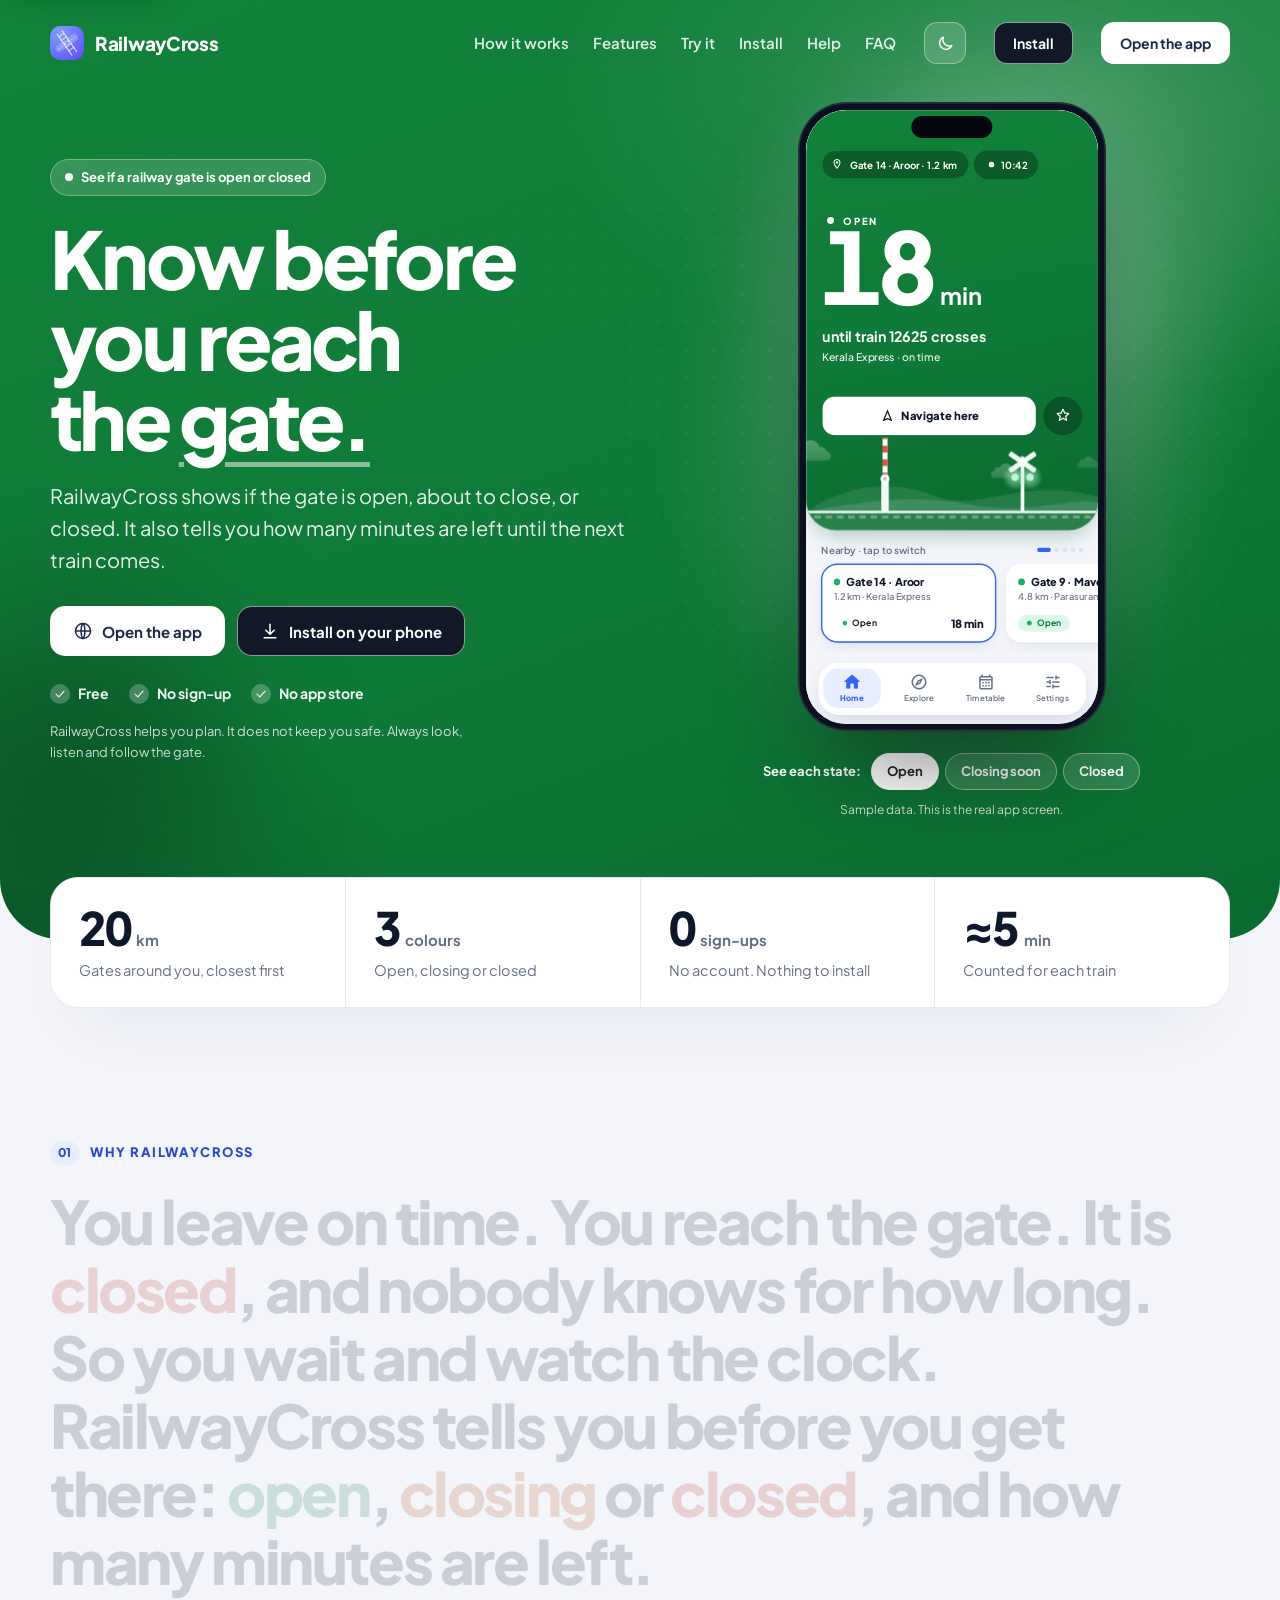
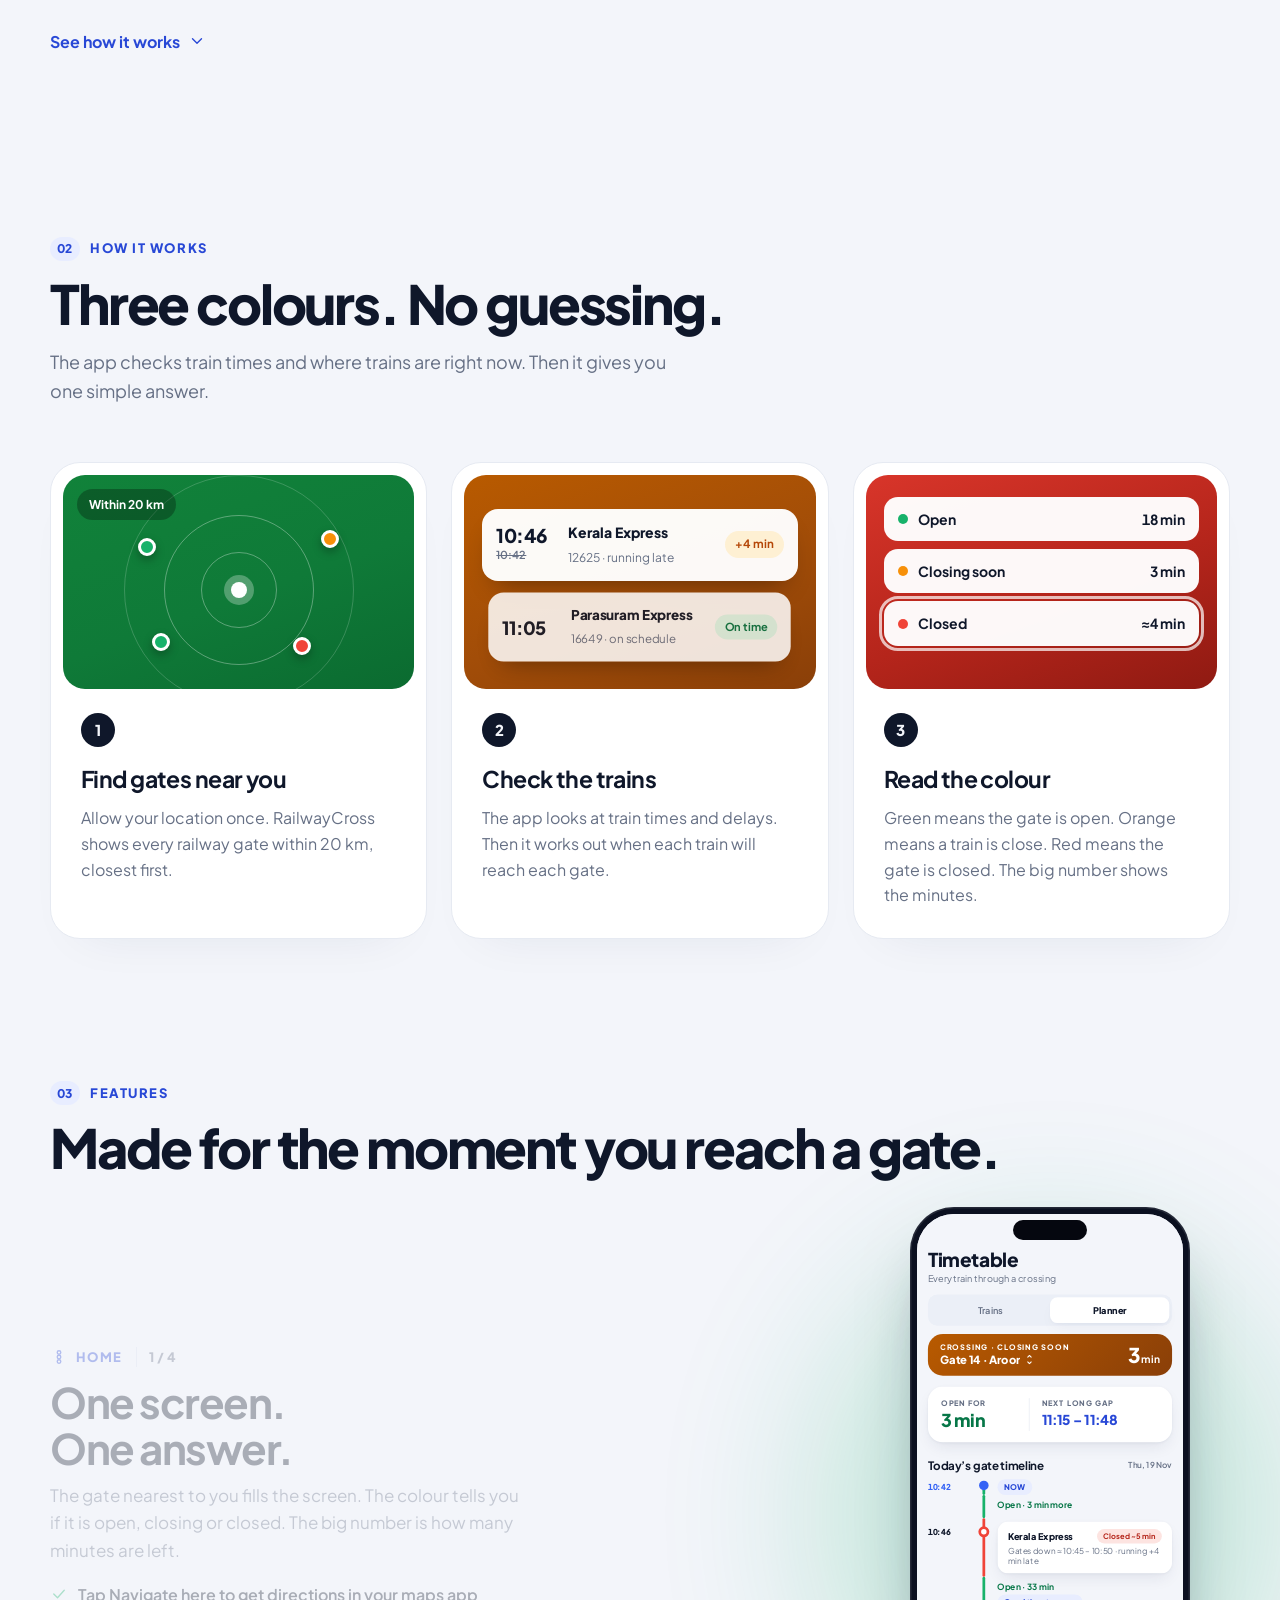
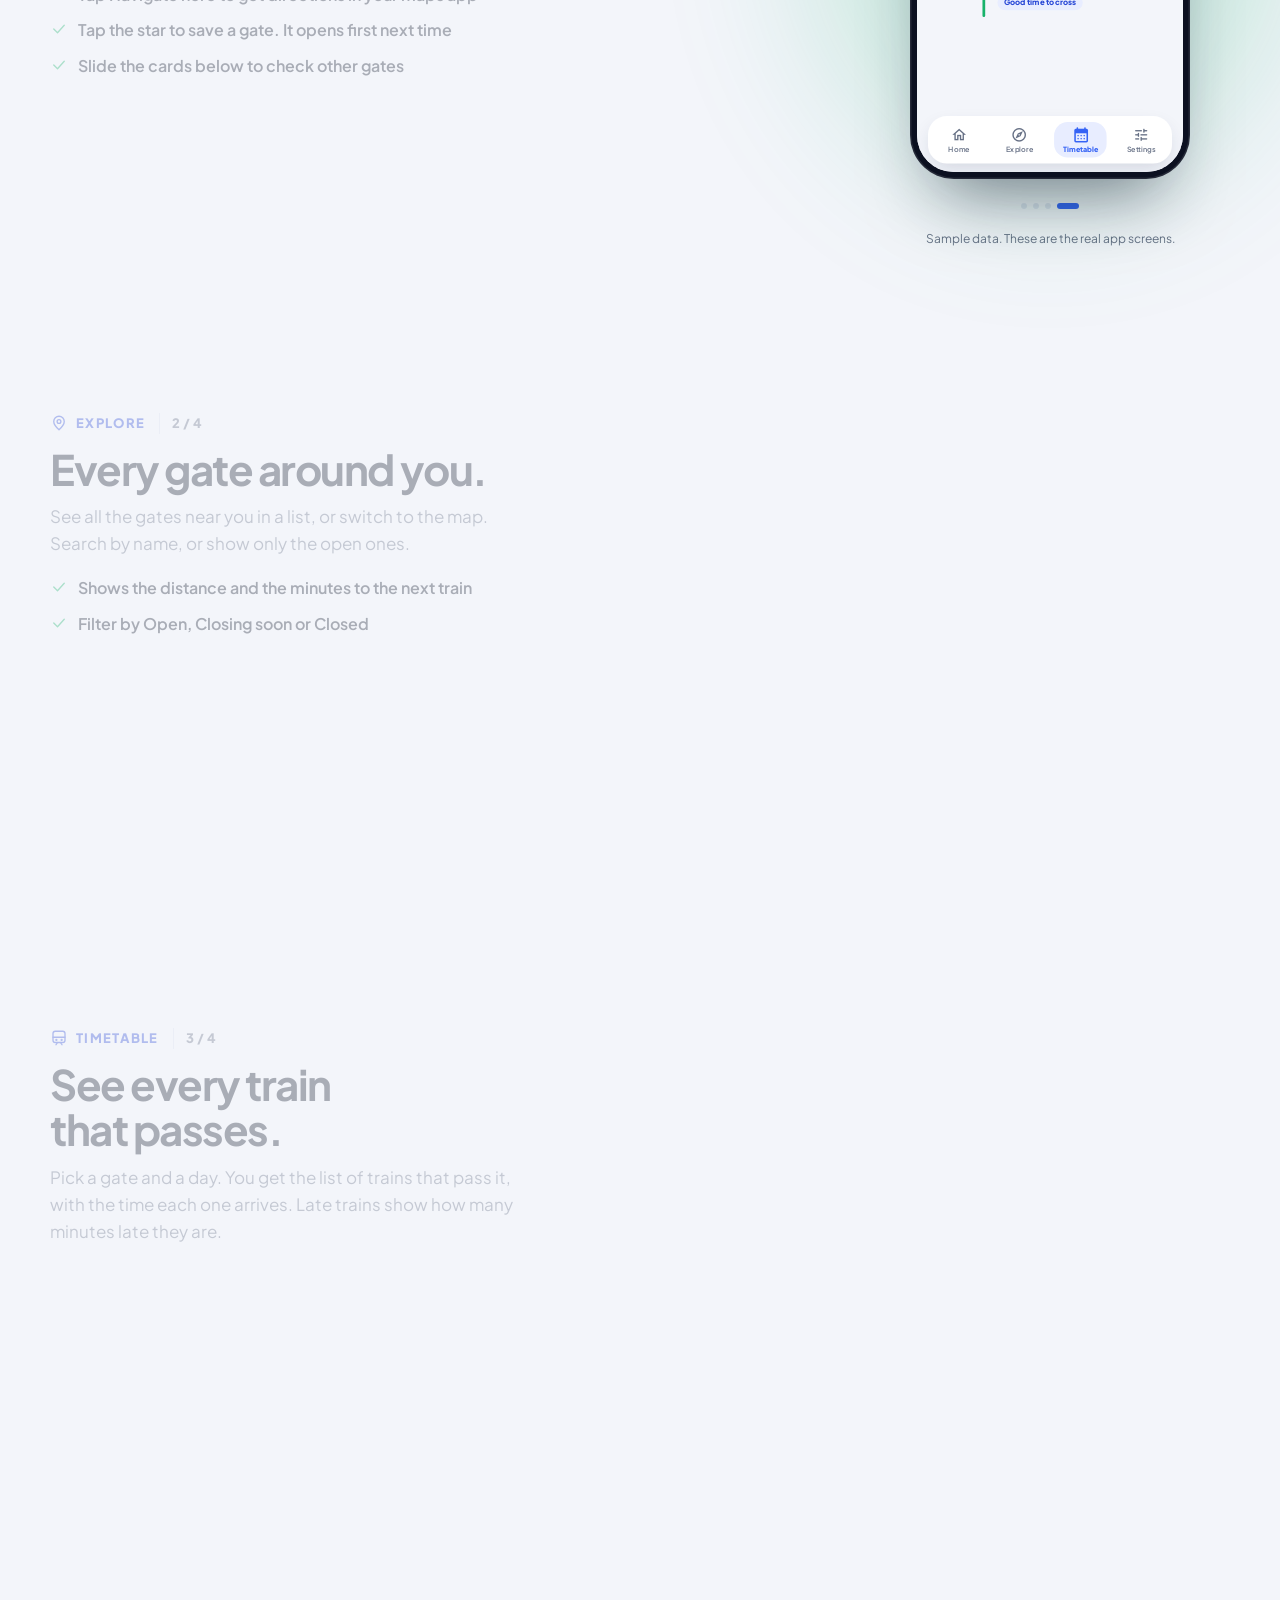
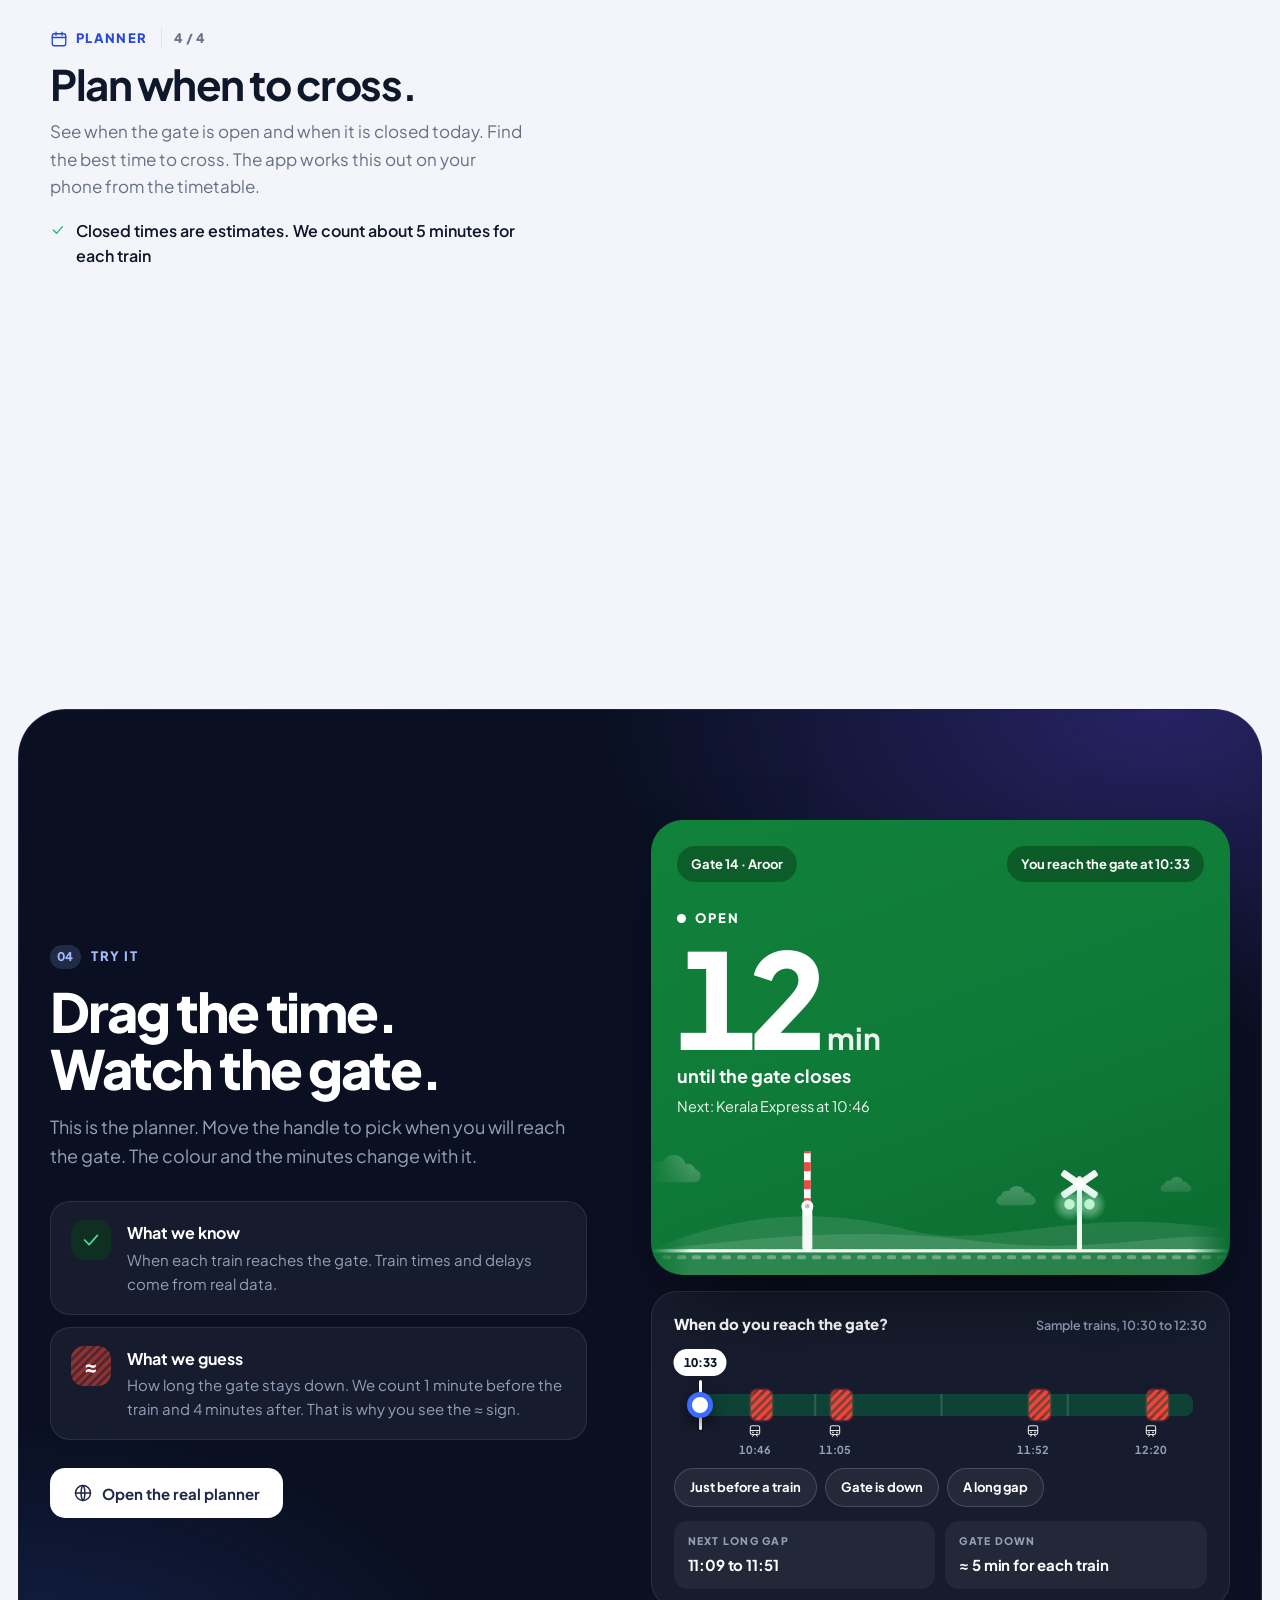
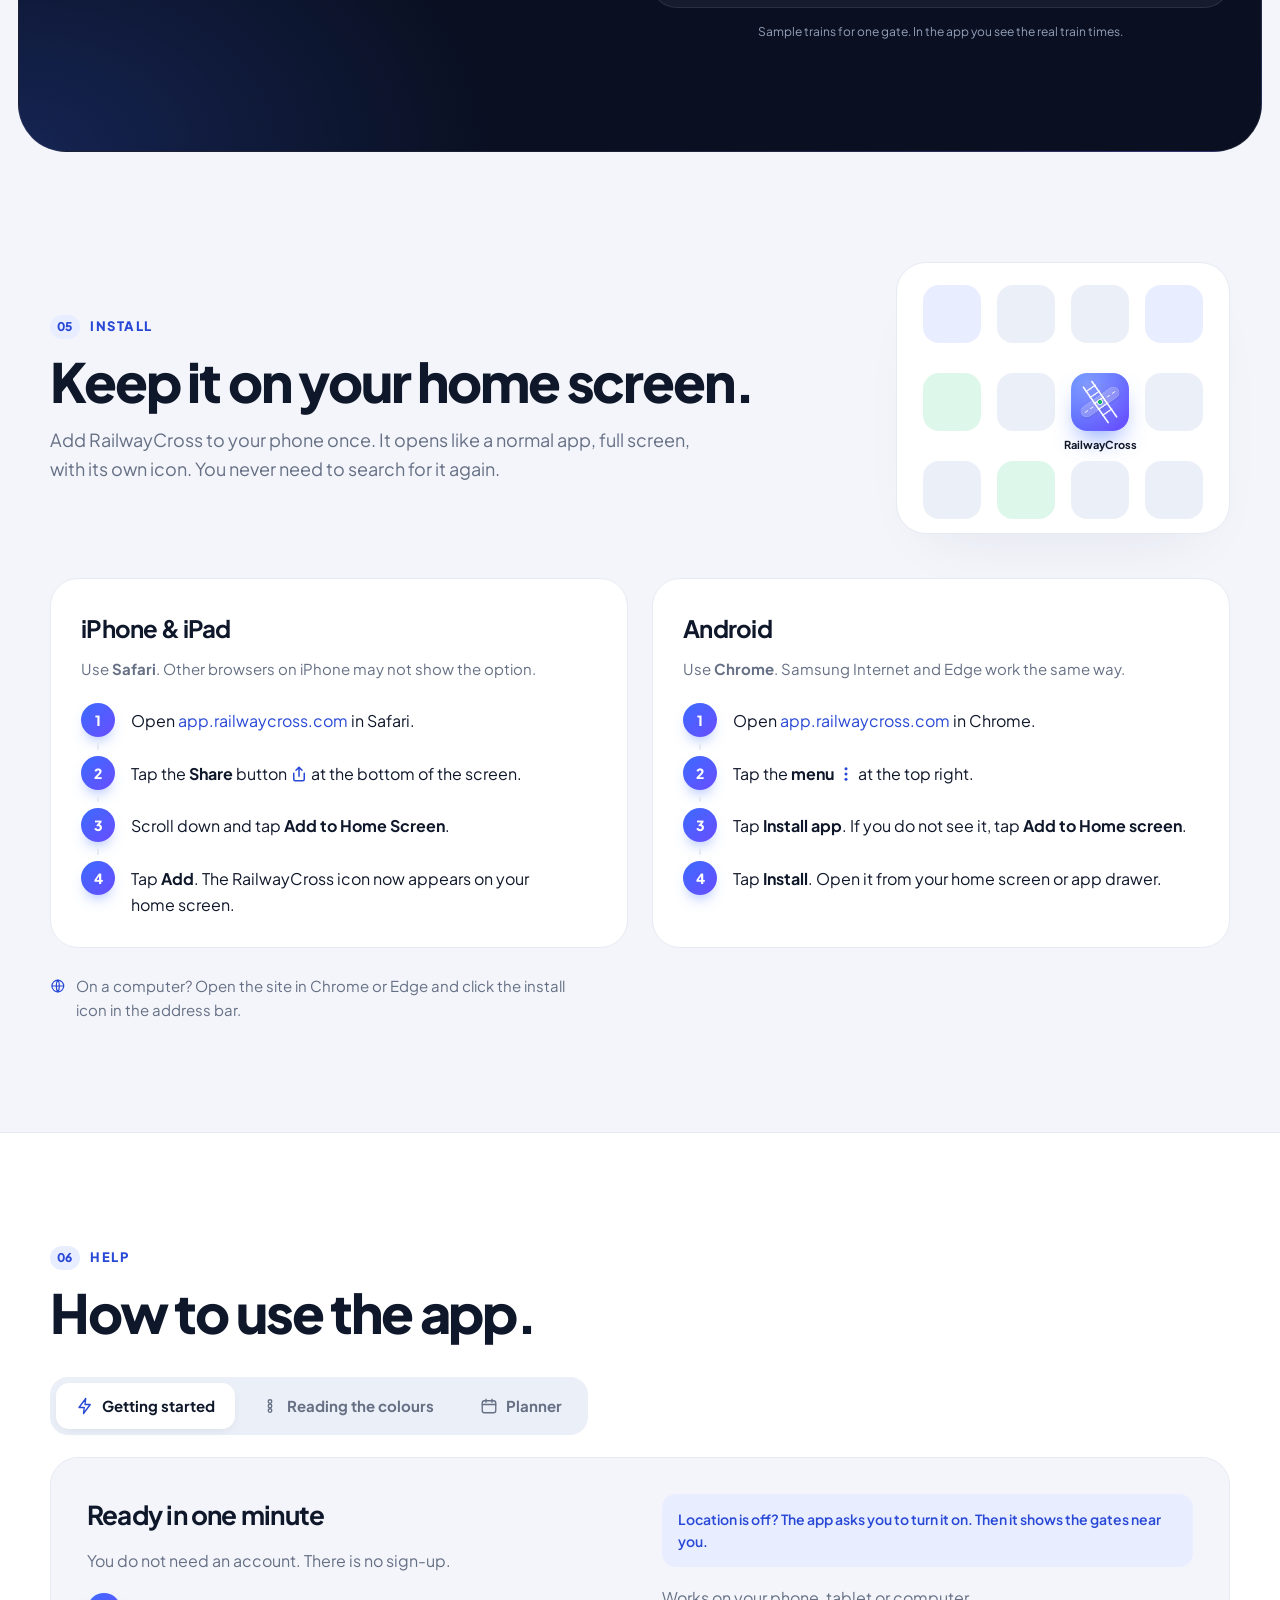
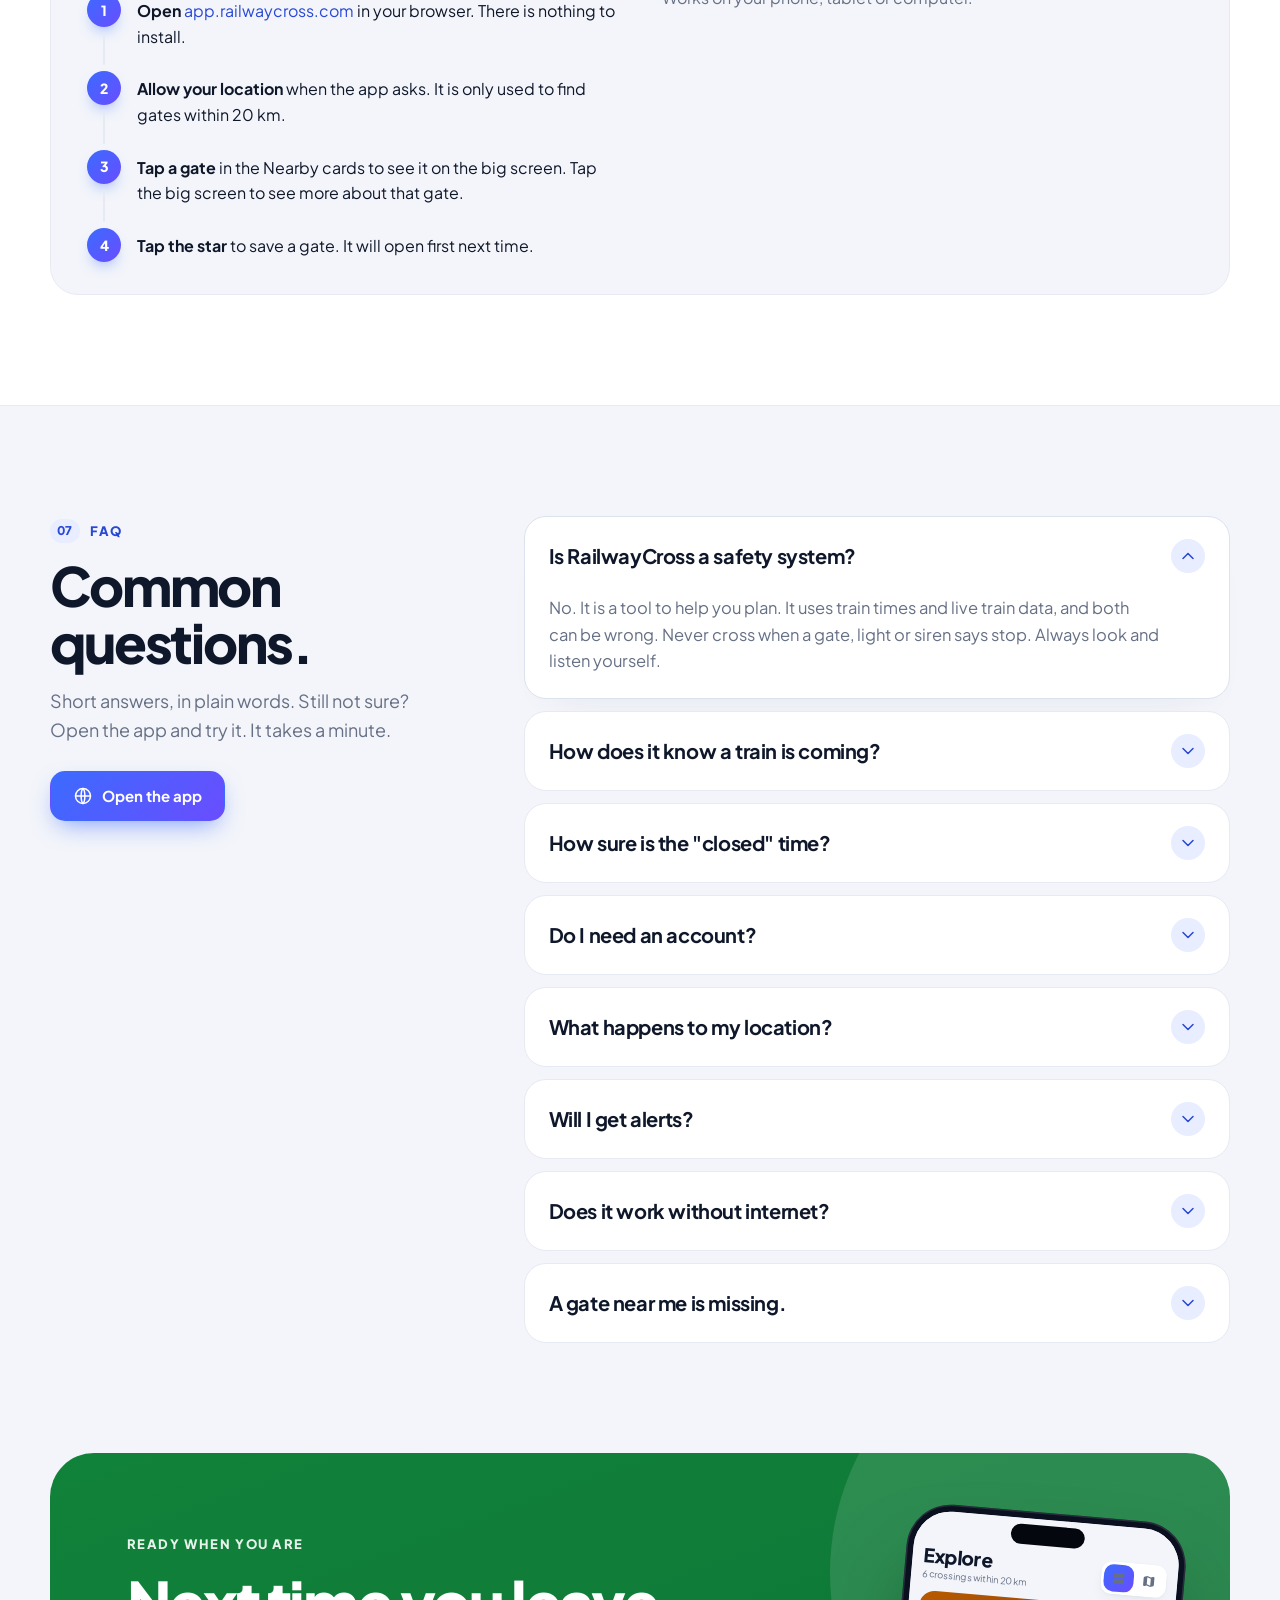
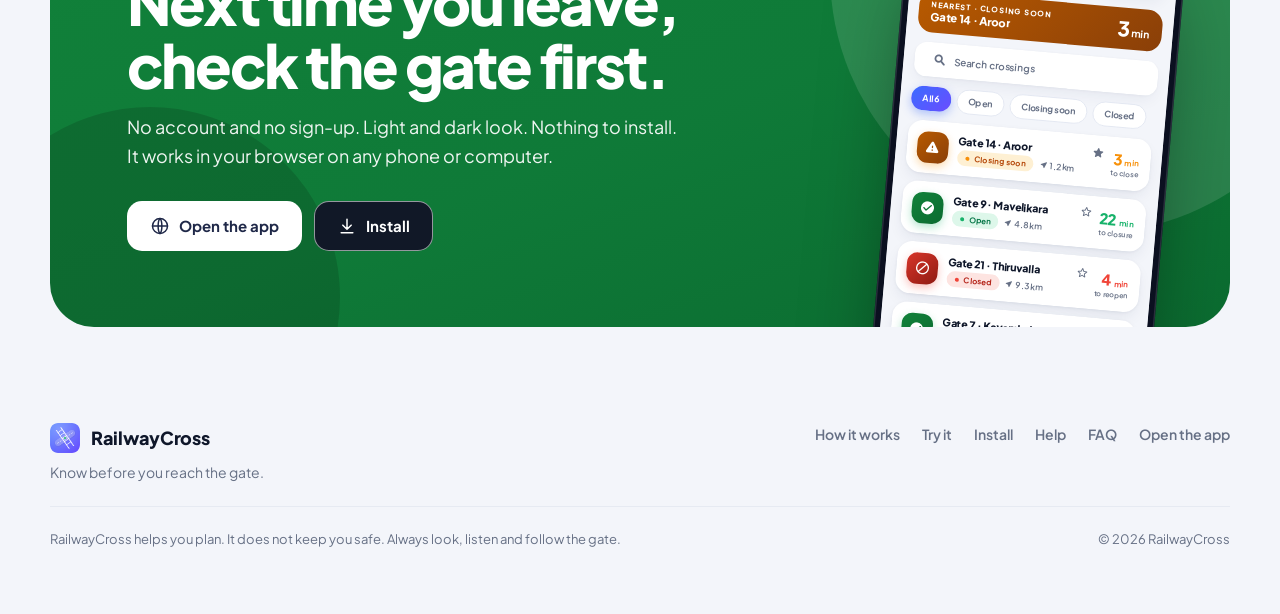
<file: index.html>
<!doctype html>
<html lang="en">
<head>
<meta charset="utf-8">
<meta name="viewport" content="width=device-width,initial-scale=1">
<title>RailwayCross | Live Railway Level Crossing Status & Train Timings</title>
<meta name="description" content="Check if a railway level crossing is open, closing or closed, and how many minutes until the next train. Free, no sign-up, nothing to install.">
<meta name="theme-color" content="#0F7A38">
<link rel="canonical" href="https://railwaycross.com/">
<meta property="og:type" content="website">
<meta property="og:site_name" content="RailwayCross">
<meta property="og:title" content="RailwayCross | Live Railway Level Crossing Status & Train Timings">
<meta property="og:description" content="Check if a railway level crossing is open, closing or closed, and how many minutes until the next train. Free, no sign-up, nothing to install.">
<meta property="og:url" content="https://railwaycross.com/">
<meta property="og:image" content="https://railwaycross.com/assets/og-image.png">
<meta property="og:image:width" content="1200">
<meta property="og:image:height" content="630">
<meta property="og:image:alt" content="RailwayCross: know before you reach the gate">
<meta name="twitter:card" content="summary_large_image">
<meta name="twitter:title" content="RailwayCross | Live Railway Level Crossing Status & Train Timings">
<meta name="twitter:description" content="Check if a railway level crossing is open, closing or closed, and how many minutes until the next train. Free, no sign-up, nothing to install.">
<meta name="twitter:image" content="https://railwaycross.com/assets/og-image.png">
<script type="application/ld+json">[{"@context": "https://schema.org", "@type": "WebApplication", "name": "RailwayCross", "url": "https://app.railwaycross.com/", "description": "Check if a railway level crossing is open, closing or closed, and how many minutes until the next train. Free, no sign-up, nothing to install.", "applicationCategory": "TravelApplication", "operatingSystem": "Any (web browser)", "offers": {"@type": "Offer", "price": "0", "priceCurrency": "INR"}}, {"@context": "https://schema.org", "@type": "FAQPage", "mainEntity": [{"@type": "Question", "name": "Is RailwayCross a safety system?", "acceptedAnswer": {"@type": "Answer", "text": "No. It is a tool to help you plan. It uses train times and live train data, and both can be wrong. Never cross when a gate, light or siren says stop. Always look and listen yourself."}}, {"@type": "Question", "name": "How does it know a train is coming?", "acceptedAnswer": {"@type": "Answer", "text": "The server compares train timetables with live train positions. Then it works out when each train will reach each gate, including any delay."}}, {"@type": "Question", "name": "How sure is the \"closed\" time?", "acceptedAnswer": {"@type": "Answer", "text": "The train times come from real data. How long the gate stays down is a guess. We count about 5 minutes for each train. That is why the app uses the \"≈\" sign."}}, {"@type": "Question", "name": "Do I need an account?", "acceptedAnswer": {"@type": "Answer", "text": "No. There are no accounts. Your saved gate and your settings stay in your browser on this device."}}, {"@type": "Question", "name": "What happens to my location?", "acceptedAnswer": {"@type": "Answer", "text": "The app sends your location to the server only to find gates within 20 km. We do not collect names or accounts. We use anonymous visit statistics (Google Analytics) on this website to see how many people visit."}}, {"@type": "Question", "name": "Will I get alerts?", "acceptedAnswer": {"@type": "Answer", "text": "Settings has switches for gate and delay alerts. They save what you want, but alerts are not switched on yet."}}, {"@type": "Question", "name": "Does it work without internet?", "acceptedAnswer": {"@type": "Answer", "text": "No. It needs internet to show live data. If you are offline, the app tells you so. It does not show old, wrong answers."}}, {"@type": "Question", "name": "A gate near me is missing.", "acceptedAnswer": {"@type": "Answer", "text": "The app only shows gates that are already on our map. If yours is missing, it has not been added yet."}}]}]</script>
<link rel="icon" type="image/png" href="assets/favicon.png">
<link rel="apple-touch-icon" href="assets/favicon.png">
<link rel="stylesheet" href="assets/common.css">
<link rel="stylesheet" href="assets/app.css">
<script src="assets/common.js"></script>
<script src="assets/scene.js"></script>
<script src="assets/screens.js"></script>
<style>
/* RailwayCross landing.
   The page is one story: a status-coloured verdict (hero) -> the problem -> how it works -> the app ->
   a toy you can play with -> install -> help. Each section ends by pulling you into the next. */
:root{--ease:cubic-bezier(.23,1,.32,1);--ease-io:cubic-bezier(.77,0,.175,1)}
html{scroll-padding-top:84px}
body{counter-reset:k}
h1,h2,h3{text-wrap:balance}
p,li{text-wrap:pretty}
.skip{position:absolute;left:12px;top:-64px;z-index:100;background:#fff;color:#0F172A;padding:11px 18px;border-radius:12px;font-weight:700;box-shadow:0 10px 30px rgba(0,0,0,.25)}
.skip:focus{top:12px}

/* ---------- reading progress + sticky bar ---------- */
.progress{position:fixed;inset:0 0 auto 0;height:3px;z-index:90;pointer-events:none}
.progress i{display:block;height:100%;background:var(--brand);transform-origin:0 50%;transform:scaleX(0)}
.dock{position:fixed;top:12px;left:50%;z-index:80;width:min(980px,100% - 24px);display:flex;align-items:center;gap:6px;padding:8px 8px 8px 16px;border-radius:99px;
  background:color-mix(in srgb,var(--sf) 90%,transparent);-webkit-backdrop-filter:blur(16px) saturate(1.5);backdrop-filter:blur(16px) saturate(1.5);
  border:1px solid var(--ln);box-shadow:0 18px 40px -20px var(--shadow);
  transform:translate(-50%,-160%);opacity:0;visibility:hidden;transition:transform .38s var(--ease),opacity .25s ease,visibility 0s .38s}
.dock.on{transform:translate(-50%,0);opacity:1;visibility:visible;transition-delay:0s}
.dock .brand{color:var(--tx);font-size:16px;margin-right:auto}
.dock nav{display:flex;gap:2px;margin-right:6px}
.dock nav a{padding:8px 13px;border-radius:99px;font-weight:700;font-size:14px;color:var(--mut);transition:background-color .2s,color .2s}
.dock nav a.on{background:var(--acsoft);color:var(--acd)}
.dock .theme-toggle{width:40px;height:40px;border-radius:50%}
.dock .btn{height:40px;padding:0 18px;font-size:14px;border-radius:99px}
@media (hover:hover) and (pointer:fine){.dock nav a:hover{color:var(--tx)}}

/* ---------- hero ---------- */
.hero{position:relative;isolation:isolate;color:#fff;overflow:hidden;min-height:100svh;display:flex;flex-direction:column;border-radius:0 0 clamp(28px,5vw,60px) clamp(28px,5vw,60px)}
.hero::before{content:"";position:absolute;inset:0;z-index:-1;background:radial-gradient(900px 500px at 85% 10%,rgba(255,255,255,.16),transparent 60%),radial-gradient(700px 500px at 0% 100%,rgba(0,0,0,.22),transparent 60%)}
.hero::after{content:"";position:absolute;inset:0;z-index:-1;background-image:radial-gradient(rgba(255,255,255,.2) 1px,transparent 1.5px);background-size:28px 28px;-webkit-mask-image:radial-gradient(ellipse 60% 70% at 72% 42%,#000,transparent 75%);mask-image:radial-gradient(ellipse 60% 70% at 72% 42%,#000,transparent 75%);opacity:.7}
.orb{position:absolute;z-index:-1;border-radius:50%;filter:blur(70px);pointer-events:none;background:rgba(255,255,255,.18);animation:drift 18s ease-in-out infinite alternate}
.orb.a{width:380px;height:380px;right:6%;top:8%}
.orb.b{width:300px;height:300px;left:-6%;bottom:6%;background:rgba(0,0,0,.2);animation-duration:24s;animation-direction:alternate-reverse}
@keyframes drift{to{transform:translate3d(-60px,40px,0)}}
.top{position:relative;z-index:5;display:flex;align-items:center;gap:28px;padding:22px 0}
.brand{display:flex;align-items:center;gap:11px;font-weight:800;font-size:19px;letter-spacing:-.3px;color:inherit}
.top nav{display:flex;gap:24px;margin-left:auto;font-weight:600;font-size:15px}
.top nav a{color:rgba(255,255,255,.88);transition:color .2s}.top nav a:hover{color:#fff}
.top .theme-toggle{background:rgba(255,255,255,.16);border-color:rgba(255,255,255,.35);color:#fff}
.btn-install{background:#111827;color:#fff;border-color:rgba(255,255,255,.55);box-shadow:0 0 0 0 rgba(255,255,255,.7);animation:ring 2.4s ease-out infinite}
.btn-install:hover{background:#000}
@keyframes ring{0%{box-shadow:0 0 0 0 rgba(255,255,255,.6)}70%,100%{box-shadow:0 0 0 14px rgba(255,255,255,0)}}
.top .btn{height:42px;font-size:14px;padding:0 18px;border-radius:13px}
.hero-grid{position:relative;z-index:2;flex:1;display:grid;grid-template-columns:1.05fr 1fr;gap:40px;align-items:center;padding:16px 0 120px}
.eyebrow{display:inline-flex;align-items:center;gap:8px;background:rgba(255,255,255,.16);border:1px solid rgba(255,255,255,.3);padding:7px 14px;border-radius:99px;font-weight:700;font-size:13px}
.eyebrow i{width:8px;height:8px;border-radius:50%;background:#fff;animation:pulse 1.6s ease-in-out infinite}
@keyframes pulse{50%{opacity:.35;transform:scale(1.5)}}
h1{font-size:clamp(42px,6.2vw,80px);line-height:1.02;letter-spacing:-.045em;font-weight:800;margin:22px 0 20px}
h1 .hl{text-decoration:underline;text-decoration-color:rgba(255,255,255,.5);text-decoration-thickness:.06em;text-underline-offset:.14em}
.lede{font-size:clamp(17px,1.6vw,20px);max-width:30em;color:rgba(255,255,255,.9)}
.cta{display:flex;flex-wrap:wrap;gap:12px;margin-top:30px}
.trust{display:flex;flex-wrap:wrap;gap:10px 20px;margin:26px 0 0;padding:0;list-style:none;font-weight:700;font-size:14px}
.trust li{display:flex;align-items:center;gap:8px;color:rgba(255,255,255,.95)}
.trust .ic{width:20px;height:20px;padding:3px;border-radius:50%;background:rgba(255,255,255,.24)}
.fine{margin-top:16px;font-size:13px;color:rgba(255,255,255,.8);max-width:34em}
.stage{position:relative;display:flex;flex-direction:column;align-items:center}
.hero-phone{--s:1;position:relative}
.hero-phone::before{content:"";position:absolute;inset:6% -12% 2%;background:rgba(255,255,255,.22);filter:blur(60px);border-radius:50%}
.hero-phone .phone{position:relative;box-shadow:0 50px 90px -30px rgba(0,0,0,.55),inset 0 0 0 1.5px rgba(255,255,255,.12)}
@media (min-height:860px) and (min-width:981px){.hero-phone{--s:1.1}}
.sample.on-dark{color:rgba(255,255,255,.8);margin-top:10px}
.preview{display:flex;gap:6px;align-items:center;justify-content:center;margin-top:22px;font-size:13px;font-weight:700;flex-wrap:wrap}
.preview>span{margin-right:4px}
.preview button{background:rgba(255,255,255,.14);border:1.5px solid rgba(255,255,255,.4);color:#fff;padding:7px 15px;border-radius:99px;font-weight:700;font-size:13px;transition:background-color .2s,color .2s,transform .16s var(--ease)}
.preview button:active{transform:scale(.96)}
.preview button[aria-pressed="true"]{background:#fff;color:#222}

/* ---------- stat strip (half over the hero) ---------- */
.stats{position:relative;z-index:4;margin-top:-62px;display:grid;grid-template-columns:repeat(4,1fr);gap:1px;background:var(--ln);border:1px solid var(--ln);border-radius:28px;overflow:hidden;box-shadow:0 36px 70px -36px var(--shadow)}
.stat{background:var(--sf);padding:26px 28px}
.stat b{display:flex;align-items:baseline;gap:6px;font-size:clamp(34px,3.6vw,46px);font-weight:800;letter-spacing:-.05em;line-height:1;font-variant-numeric:tabular-nums}
.stat b small{font-size:15px;font-weight:700;letter-spacing:0;color:var(--mut)}
.stat p{margin-top:10px;font-size:14.5px;color:var(--mut);line-height:1.45}

section{padding:110px 0}
.kicker{display:inline-flex;align-items:center;gap:10px;font-size:13px;font-weight:800;letter-spacing:.12em;text-transform:uppercase;color:var(--acd)}
.kicker::before{counter-increment:k;content:counter(k,decimal-leading-zero);display:inline-grid;place-items:center;min-width:30px;height:24px;padding:0 7px;border-radius:99px;background:var(--acsoft);letter-spacing:.04em;font-size:12px}
h2{font-size:clamp(32px,4.4vw,54px);line-height:1.06;letter-spacing:-.04em;font-weight:800;margin:14px 0 16px}
.sec-lede{font-size:18px;color:var(--mut);max-width:36em}

/* ---------- story: words light up as you read ---------- */
.story{padding:130px 0 70px}
.story-text{margin-top:22px;font-size:clamp(30px,4.7vw,62px);line-height:1.13;letter-spacing:-.04em;font-weight:800;max-width:21em}
.story-text .w{color:var(--wc,var(--tx));opacity:.17;transition:opacity .35s var(--ease)}
.story-text .w.on{opacity:1}
.story-text .c-ok{--wc:var(--oktx)}.story-text .c-warn{--wc:var(--warntx)}.story-text .c-bad{--wc:var(--badtx)}
.story-text em{font-style:normal}
.story-next{display:inline-flex;align-items:center;gap:8px;margin-top:34px;font-weight:700;color:var(--acd)}
.story-next .ic{transition:transform .25s var(--ease)}
@media (hover:hover) and (pointer:fine){.story-next:hover .ic{transform:translateY(3px)}}

/* ---------- how it works ---------- */
.steps{display:grid;grid-template-columns:repeat(3,1fr);gap:24px;margin-top:56px}
.step{background:var(--sf);border:1px solid var(--ln);border-radius:30px;padding:12px 12px 30px;box-shadow:0 24px 48px -34px var(--shadow);transition:transform .35s var(--ease),box-shadow .35s var(--ease)}
@media (hover:hover) and (pointer:fine){.step:hover{transform:translateY(-5px);box-shadow:0 34px 56px -32px var(--shadow)}}
.vis{position:relative;height:214px;border-radius:22px;overflow:hidden;color:#fff;margin-bottom:24px}
.vis-tag{position:absolute;left:14px;top:14px;z-index:2;background:rgba(0,0,0,.28);padding:6px 12px;border-radius:99px;font-size:12px;font-weight:700}
.step .body{padding:0 18px}
.step .n{display:inline-grid;place-items:center;width:34px;height:34px;border-radius:50%;background:var(--tx);color:var(--pg);font-weight:800;font-size:15px}
.step h3{font-size:23px;letter-spacing:-.025em;margin:14px 0 8px}
.step p{color:var(--mut)}
/* 1: radar */
.radar{position:absolute;inset:0}
.radar .r,.radar .ping,.radar .you{position:absolute;left:50%;top:54%}
.radar .r{border-radius:50%;border:1.5px solid rgba(255,255,255,.32);transform:translate(-50%,-50%)}
.radar .r1{width:76px;height:76px}.radar .r2{width:150px;height:150px}.radar .r3{width:230px;height:230px;border-color:rgba(255,255,255,.18)}
.radar .ping{width:230px;height:230px;margin:-115px 0 0 -115px;border-radius:50%;border:2px solid rgba(255,255,255,.6);opacity:0;animation:ping 3.2s var(--ease) infinite}
@keyframes ping{0%{transform:scale(.25);opacity:.9}80%,100%{transform:scale(1);opacity:0}}
.radar .you{width:16px;height:16px;margin:-8px;border-radius:50%;background:#fff;box-shadow:0 0 0 7px rgba(255,255,255,.28)}
.radar .pn{position:absolute;left:var(--x);top:var(--y);width:18px;height:18px;margin:-9px;border-radius:50%;background:var(--c);border:3px solid #fff;box-shadow:0 4px 10px rgba(0,0,0,.28)}
/* 2: train cards */
.tcards{position:absolute;left:18px;right:18px;top:34px;display:grid;gap:10px}
.tc{display:flex;align-items:center;gap:12px;background:rgba(255,255,255,.97);color:#0F172A;border-radius:16px;padding:12px 14px;box-shadow:0 14px 26px -14px rgba(0,0,0,.45)}
.tc:nth-child(2){transform:scale(.96);opacity:.88}
.tc .t{width:60px;flex:none}.tc .t b{display:block;font-size:19px;font-weight:800;letter-spacing:-.5px;line-height:1.1}.tc .t s{display:block;font-size:11px;color:#667085;font-weight:600}
.tc .i{min-width:0}.tc .i b{display:block;font-size:14px;font-weight:800}.tc .i span{font-size:12px;color:#667085}
.tc .dp{margin-left:auto;flex:none;padding:4px 10px;border-radius:99px;font-size:11.5px;font-weight:700;white-space:nowrap}
.tc .dp.warn{background:#FEF0D3;color:#B54708}.tc .dp.ok{background:#DDF7EA;color:#067647}
/* 3: three colours */
.states{position:absolute;left:18px;right:18px;top:22px;display:grid;gap:8px}
.sx{display:flex;align-items:center;gap:10px;background:rgba(255,255,255,.97);color:#0F172A;border-radius:14px;padding:11px 14px;font-weight:700;font-size:14px}
.sx i{width:10px;height:10px;border-radius:50%;background:var(--c);flex:none}
.sx b{margin-left:auto;font-variant-numeric:tabular-nums}
.sx.on{outline:3px solid rgba(255,255,255,.7);outline-offset:2px}

/* ---------- features: sticky phone ---------- */
#features{padding-top:30px;overflow-x:clip} /* clip (not hidden) keeps position:sticky working; trims the phone's glow at the screen edge */
.feat-wrap{display:grid;grid-template-columns:1fr 360px;gap:80px;align-items:start}
.feats{padding-bottom:16vh}
.feat{min-height:68vh;display:flex;flex-direction:column;justify-content:center;opacity:.32;transition:opacity .45s var(--ease);max-width:30em}
.feat.on{opacity:1}
.feat .tag{display:inline-flex;align-items:center;gap:8px;color:var(--acd);font-weight:800;font-size:13px;letter-spacing:.1em;text-transform:uppercase}
.feat .tag em{font-style:normal;margin-left:6px;padding-left:12px;border-left:1.5px solid var(--bd);color:var(--mut);letter-spacing:.04em}
.feat h3{font-size:clamp(28px,3.4vw,42px);letter-spacing:-.035em;line-height:1.08;margin:12px 0}
.feat p{color:var(--mut);font-size:17px}
.feat ul{margin:18px 0 0;padding:0;list-style:none;display:grid;gap:10px}
.feat li{display:flex;gap:10px;align-items:flex-start;font-weight:600}
.feat li .ic{color:var(--ok);margin-top:3px}
.sticky{position:sticky;top:calc(50vh - 300px)}
.sticky .phone{margin-inline:auto;--s:1;position:relative}
.sticky .phone .ph-screen{transition:opacity .25s}
.sticky::before{content:"";position:absolute;inset:6% -16% 10%;background:var(--vivid,#3B6BFF);opacity:.2;filter:blur(80px);border-radius:50%;transition:background-color .9s ease}
.sample{font-size:12px;color:var(--mut);text-align:center;margin-top:12px}
.fdots{display:flex;justify-content:center;margin-top:16px}
.fdots button{border:0;background:none;padding:8px 3px;display:grid;place-items:center}
.fdots button i{display:block;width:6px;height:6px;border-radius:3px;background:var(--bd);transition:width .35s var(--ease),background-color .3s}
.fdots button.on i{width:22px;background:var(--ac)}
.feat-phone{display:none}

/* ---------- try it ---------- */
.try{position:relative;overflow:hidden;margin:0 clamp(10px,1.4vw,20px);border-radius:clamp(28px,4vw,48px);border:1px solid rgba(255,255,255,.07);
  background:radial-gradient(900px 520px at 92% 0%,rgba(106,77,255,.3),transparent 62%),radial-gradient(760px 520px at 0% 100%,rgba(59,107,255,.22),transparent 62%),#0A1022}
.try-grid{display:grid;grid-template-columns:1fr 1.08fr;gap:64px;align-items:center}
.try .kicker{color:#A3BAFF}.try .kicker::before{background:rgba(163,186,255,.16)}
.try h2{color:#fff}
.truth{margin:30px 0 28px;padding:0;list-style:none;display:grid;gap:12px}
.truth li{display:flex;gap:16px;padding:18px 20px;border-radius:20px;background:rgba(255,255,255,.05);border:1px solid rgba(255,255,255,.09)}
.truth .ti{flex:none;width:40px;height:40px;border-radius:13px;display:grid;place-items:center;font-weight:800;font-size:20px}
.truth .real .ti{background:var(--okbg);color:var(--oktx)}
.truth .guess .ti{background:repeating-linear-gradient(135deg,rgba(240,68,56,.55) 0 3px,rgba(240,68,56,.28) 3px 6px);color:#fff}
.truth b{display:block;color:#fff;font-size:16px;margin-bottom:2px}
.truth p{color:var(--mut);font-size:15px}
.plan-card{position:relative;overflow:hidden;color:#fff;border-radius:32px;padding:26px 26px 0;box-shadow:0 40px 80px -36px rgba(0,0,0,.75)}
.plan-top{display:flex;justify-content:space-between;gap:10px;flex-wrap:wrap;font-size:13px;font-weight:700}
.plan-top span{background:rgba(0,0,0,.28);padding:8px 14px;border-radius:99px}
.plan-state{display:flex;align-items:center;gap:9px;margin-top:26px;font-size:13px;font-weight:800;letter-spacing:.16em}
.plan-state i{width:9px;height:9px;border-radius:50%;background:#fff;animation:pulse 1.6s ease-in-out infinite}
/* Fixed height: the card must never change size while you drag, or the slider moves under your finger. */
.plan-num{display:flex;align-items:baseline;gap:8px;line-height:.9;margin-top:8px;height:clamp(79px,9.9vw,119px)}
.plan-num b{font-size:clamp(88px,11vw,132px);font-weight:800;letter-spacing:-.06em;font-variant-numeric:tabular-nums}
.plan-num.word{align-items:center}
.plan-num.word b{font-size:clamp(50px,6vw,72px);letter-spacing:-.04em;line-height:1}
.plan-num i{font-style:normal;font-size:clamp(22px,2.4vw,30px);font-weight:700;opacity:.92}
.plan-cap{font-size:18px;font-weight:700;margin-top:6px}
.plan-sub{font-size:14.5px;opacity:.94;margin-top:4px;min-height:48px}
.plan-scene{margin:8px -26px 0}
.plan-ctl{margin-top:16px;padding:20px 22px 18px;border-radius:26px;background:rgba(255,255,255,.05);border:1px solid rgba(255,255,255,.09)}
.ctl-h{display:flex;justify-content:space-between;align-items:baseline;gap:12px;flex-wrap:wrap;color:#fff;font-weight:800;font-size:15px}
.ctl-h small{color:var(--mut);font-weight:600;font-size:12.5px}
.track{position:relative;height:100px;margin:22px 0 10px}
.pbar{position:absolute;left:14px;right:14px;top:36px;height:22px;border-radius:8px;background:color-mix(in srgb,var(--ok) 30%,#0B1220);
  background-image:linear-gradient(90deg,rgba(255,255,255,.14) 1.5px,transparent 1.5px);background-size:25% 100%}
.pbar .cl{position:absolute;top:-4px;bottom:-4px;border-radius:6px;background:repeating-linear-gradient(135deg,var(--bad) 0 3px,rgba(240,68,56,.5) 3px 6px);box-shadow:0 0 0 1.5px rgba(240,68,56,.35)}
.pbar .tm{position:absolute;top:30px;transform:translateX(-50%);display:flex;flex-direction:column;align-items:center;gap:3px;font-size:11px;font-weight:700;color:var(--mut);font-variant-numeric:tabular-nums;white-space:nowrap}
.pbar .tm .ic{color:#fff;opacity:.9}
.track input{position:absolute;inset:0;width:100%;height:100%;margin:0;opacity:0;cursor:grab;touch-action:pan-y;-webkit-appearance:none;appearance:none;background:transparent}
.track input:active{cursor:grabbing}
.track input::-webkit-slider-thumb{-webkit-appearance:none;width:28px;height:80px}
.track input::-moz-range-thumb{width:28px;height:80px;border:0;background:transparent}
.knob{position:absolute;top:22px;height:50px;width:28px;margin-left:-14px;left:calc(14px + (100% - 28px) * var(--p,0));pointer-events:none}
.knob::before{content:"";position:absolute;left:50%;top:0;bottom:0;width:3px;margin-left:-1.5px;border-radius:2px;background:#fff;box-shadow:0 0 0 1px rgba(0,0,0,.25)}
.knob::after{content:"";position:absolute;left:50%;top:50%;width:26px;height:26px;margin:-13px;border-radius:50%;background:#fff;box-shadow:0 6px 16px rgba(0,0,0,.5);border:5px solid #3B6BFF;box-sizing:border-box}
.knob.hint::after{animation:knobring 1.8s ease-out infinite}
@keyframes knobring{0%{box-shadow:0 6px 16px rgba(0,0,0,.5),0 0 0 0 rgba(255,255,255,.55)}80%,100%{box-shadow:0 6px 16px rgba(0,0,0,.5),0 0 0 16px rgba(255,255,255,0)}}
.track input:focus-visible~.knob::after{outline:3px solid #A3BAFF;outline-offset:3px}
.kt{position:absolute;bottom:100%;left:50%;transform:translateX(-50%);margin-bottom:4px;background:#fff;color:#0F172A;font-weight:800;font-size:12px;padding:4px 10px;border-radius:99px;white-space:nowrap;font-variant-numeric:tabular-nums}
.quick{display:flex;flex-wrap:wrap;gap:8px;margin-top:4px}
.quick button{background:rgba(255,255,255,.06);border:1.5px solid rgba(255,255,255,.16);color:#fff;border-radius:99px;padding:8px 15px;font-weight:700;font-size:13px;transition:background-color .2s,transform .16s var(--ease)}
.quick button:active{transform:scale(.96)}
@media (hover:hover) and (pointer:fine){.quick button:hover{background:rgba(255,255,255,.14)}}
.facts{display:grid;grid-template-columns:1fr 1fr;gap:10px;margin-top:14px}
.facts div{padding:12px 14px;border-radius:14px;background:rgba(255,255,255,.05)}
.facts small{display:block;font-size:10.5px;font-weight:800;letter-spacing:.12em;text-transform:uppercase;color:var(--mut)}
.facts b{display:block;margin-top:3px;color:#fff;font-size:15px;letter-spacing:-.01em}
.try .sample{color:var(--mut);margin-top:14px}

/* ---------- install ---------- */
.inst-top{display:grid;grid-template-columns:1fr auto;gap:40px;align-items:center}
.homeart{display:grid;grid-template-columns:repeat(4,58px);gap:30px 16px;justify-items:center;padding:22px 26px 14px;border-radius:30px;background:var(--sf);border:1px solid var(--ln);box-shadow:0 30px 60px -36px var(--shadow)}
.homeart .ico{width:58px;height:58px;border-radius:16px;background:var(--subtle)}
.homeart .ico:nth-child(3n+1){background:var(--acsoft)}.homeart .ico:nth-child(5n){background:var(--okbg)}.homeart .ico:nth-child(7n){background:var(--warnbg)}
.homeart .ico.mine{grid-column:3;grid-row:2;display:flex;flex-direction:column;align-items:center;gap:5px;width:58px;height:58px;overflow:visible;background:none;font-size:11px;font-weight:700;color:var(--tx);white-space:nowrap}
.homeart .ico.mine img{width:58px;height:58px;border-radius:16px;box-shadow:0 14px 26px -10px rgba(59,107,255,.7)}
.js .homeart.reveal .mine{opacity:0;transform:translateY(8px) scale(.85)}
.js .homeart.reveal.in .mine{opacity:1;transform:none;transition:opacity .4s ease .5s,transform .6s var(--ease) .5s}
.inst-grid{display:grid;grid-template-columns:1fr 1fr;gap:24px;margin-top:44px}
.inst{background:var(--sf);border:1.5px solid var(--ln);border-radius:28px;padding:30px}
.inst.me{border-color:var(--ac);box-shadow:0 24px 48px -28px var(--shadow)}
.inst-h{display:flex;align-items:center;justify-content:space-between;gap:12px}
.inst-h h3{font-size:24px;letter-spacing:-.03em}
.inst-badge{display:none;background:var(--acsoft);color:var(--acd);font-weight:800;font-size:12px;padding:5px 12px;border-radius:99px}
.inst.me .inst-badge{display:inline-block}
.inst-n{color:var(--mut);margin:10px 0 22px;font-size:15px}
.nlist{counter-reset:s;list-style:none;margin:0;padding:0}
.nlist li{counter-increment:s;position:relative;padding:5px 0 22px 50px}
.nlist li:last-child{padding-bottom:0}
.nlist li::before{content:counter(s);position:absolute;left:0;top:0;width:34px;height:34px;border-radius:50%;background:var(--brand);color:#fff;font-weight:800;font-size:14px;display:grid;place-items:center;box-shadow:0 8px 16px -8px rgba(59,107,255,.8)}
.nlist li:not(:last-child)::after{content:"";position:absolute;left:16px;top:40px;bottom:6px;width:2px;border-radius:1px;background:var(--ln)}
.inst .ic{display:inline-block;vertical-align:-3px;color:var(--acd)}
.inst-foot{margin-top:26px;font-size:15px;display:flex;align-items:flex-start;gap:10px}
.inst-foot .ic{color:var(--acd);margin-top:2px}
@media (max-width:980px){.inst-grid{grid-template-columns:1fr}.inst.me{order:-1}}

/* ---------- docs ---------- */
.docs{background:var(--sf);border-block:1px solid var(--ln)}
.tabs{display:flex;gap:6px;flex-wrap:wrap;margin:36px 0 0;background:var(--subtle);padding:6px;border-radius:18px;width:fit-content;max-width:100%}
.tabs button{display:inline-flex;align-items:center;gap:8px;border:0;background:transparent;padding:11px 20px;border-radius:13px;font-weight:700;color:var(--mut);font-size:15px;transition:background-color .2s,color .2s,box-shadow .2s}
.tabs button .ic{width:18px;height:18px}
.tabs button[aria-selected="true"]{background:var(--sf);color:var(--tx);box-shadow:0 4px 12px -4px var(--shadow)}
.tabs button[aria-selected="true"] .ic{color:var(--acd)}
.panel{margin-top:22px;padding:36px;background:var(--pg);border:1px solid var(--ln);border-radius:28px;display:grid;grid-template-columns:1fr 1fr;gap:44px;align-items:start;animation:rise .4s var(--ease) both}
@keyframes rise{from{opacity:0;transform:translateY(10px)}}
.panel[hidden]{display:none}
.panel h3{font-size:26px;letter-spacing:-.03em;margin-bottom:12px}
.panel p{color:var(--mut);margin-bottom:12px}
.panel .nlist{margin-top:20px}
.legend{display:grid;gap:12px}
.legend .it{display:flex;gap:14px;align-items:center;border-radius:18px;padding:16px 18px;color:#fff;background:linear-gradient(160deg,var(--a),var(--b))}
.legend .it b{font-size:17px;display:block}.legend .it span{font-size:14px;opacity:.92}
.legend .it .px{margin-left:auto;background:rgba(255,255,255,.2);color:#fff}
.note{background:var(--acsoft);color:var(--acd);border-radius:14px;padding:14px 16px;font-weight:600;font-size:14px}

/* ---------- faq ---------- */
.faq-grid{display:grid;grid-template-columns:minmax(0,.8fr) minmax(0,1.4fr);gap:70px;align-items:start}
.faq-side{position:sticky;top:110px}
.faq-side .btn{margin-top:26px}
.faq{display:grid;gap:12px}
details{background:var(--sf);border:1.5px solid var(--ln);border-radius:22px;padding:0 24px;transition:border-color .25s,box-shadow .25s}
details[open]{border-color:var(--bd);box-shadow:0 22px 40px -30px var(--shadow)}
summary{list-style:none;cursor:pointer;display:flex;justify-content:space-between;align-items:center;gap:20px;padding:22px 0;font-size:clamp(17px,1.8vw,20px);font-weight:700;letter-spacing:-.02em;border-radius:14px}
summary::-webkit-details-marker{display:none}
summary .ic{flex:none;width:34px;height:34px;padding:7px;border-radius:50%;background:var(--acsoft);color:var(--acd);transition:transform .3s var(--ease)}
details[open] summary .ic{transform:rotate(180deg)}
details p{color:var(--mut);padding:0 0 24px;max-width:44em;font-size:16.5px}
details[open] p{animation:rise .35s var(--ease) both}

/* ---------- closing CTA ---------- */
.final{padding:0 0 40px}
.final .box{border-radius:clamp(28px,4vw,44px);color:#fff;padding:clamp(40px,6vw,84px);min-height:460px;display:flex;align-items:center;position:relative;overflow:hidden;isolation:isolate}
.final .box::before{content:"";position:absolute;z-index:-1;right:-120px;top:-140px;width:520px;height:520px;border-radius:50%;background:rgba(255,255,255,.12)}
.final .box::after{content:"";position:absolute;z-index:-1;left:-90px;bottom:-160px;width:380px;height:380px;border-radius:50%;background:rgba(0,0,0,.14)}
.fcopy{max-width:560px;position:relative;z-index:2}
.fcopy .kick{display:inline-block;font-size:13px;font-weight:800;letter-spacing:.12em;text-transform:uppercase;opacity:.9}
.final h2{margin:14px 0 16px;font-size:clamp(34px,4.8vw,60px)}
.fcopy>p{font-size:18px;opacity:.93}
.final .cta{margin-top:30px}
.fphone{position:absolute;right:clamp(20px,7vw,110px);top:58px;z-index:1;--s:1}
.fphone .phone{transform:rotate(5deg);transform-origin:50% 100%;box-shadow:0 50px 90px -30px rgba(0,0,0,.6),inset 0 0 0 1.5px rgba(255,255,255,.12)}

footer{padding:56px 0 64px;color:var(--mut);font-size:14px}
.foot{display:grid;grid-template-columns:1fr auto;gap:22px 40px;align-items:start}
.foot .brand{color:var(--tx);font-size:18px}
.foot-brand p{margin-top:8px;color:var(--mut)}
footer nav{display:flex;gap:6px 22px;flex-wrap:wrap;justify-content:flex-end;font-weight:600}
footer nav a{color:var(--mut)}
@media (hover:hover) and (pointer:fine){footer nav a:hover{color:var(--tx)}}
.foot .safety{grid-column:1/-1;padding-top:22px;border-top:1px solid var(--ln);display:flex;justify-content:space-between;gap:10px 24px;flex-wrap:wrap}

@media (max-width:1100px){.dock nav a{padding:8px 10px}}
@media (max-width:980px){
  .top nav{display:none}.top .theme-toggle{margin-left:auto}
  .dock nav{display:none}
  .hero-grid{grid-template-columns:1fr;gap:34px;padding:6px 0 100px}
  .stats{grid-template-columns:1fr 1fr;margin-top:-52px}
  .steps{grid-template-columns:1fr;gap:18px}
  .feat-wrap{grid-template-columns:1fr;gap:0}
  .sticky{display:none}
  .feats{padding-bottom:0}
  .feat{min-height:auto;opacity:1;padding:34px 0 8px;max-width:none}
  .feat-phone{display:block;margin-top:26px}
  .feat-phone .phone{--s:.9;margin-inline:auto}
  .try-grid,.panel,.faq-grid,.inst-top{grid-template-columns:1fr}
  .try-grid{gap:44px}
  .homeart{display:none}
  .faq-grid{gap:34px}.faq-side{position:static}
  .panel{padding:26px;gap:26px}
  .fphone{display:none}
  .final .box{min-height:0}
  section{padding:80px 0}
  .story{padding:90px 0 40px}
  .foot{grid-template-columns:1fr}.foot nav{justify-content:flex-start}
}
@media (max-width:520px){
  .top .btn{display:none}
  .dock{padding-left:12px}.dock .brand{font-size:15px}
  .stat{padding:22px 20px}
  .tc{gap:10px;padding:12px}.tc .t{width:52px}.tc .i b{font-size:13px;white-space:nowrap}.tc .dp{padding:4px 8px;font-size:11px}
  .tabs button{padding:10px 14px;font-size:14px}
  .plan-card{padding:22px 20px 0}.plan-scene{margin:8px -20px 0}
  .plan-ctl{padding:18px 16px 16px}
  .facts{grid-template-columns:1fr}
}
</style>
<script async src="https://www.googletagmanager.com/gtag/js?id=G-1053RW82HZ"></script>
<script>
  window.dataLayer = window.dataLayer || [];
  function gtag(){dataLayer.push(arguments);}
  gtag('js', new Date());
  gtag('config', 'G-1053RW82HZ');
</script>
</head>
<body>
<a class="skip" href="#main">Skip to content</a>
<div class="progress" aria-hidden="true"><i id="progress"></i></div>

<div class="dock" id="dock">
  <a class="brand" href="#top"><span data-logo="28"></span>RailwayCross</a>
  <nav aria-label="Sections">
    <a href="#how">How it works</a><a href="#features">Features</a><a href="#try">Try it</a><a href="#install">Install</a><a href="#faq">FAQ</a>
  </nav>
  <button class="theme-toggle" data-theme-toggle type="button"></button>
  <a class="btn btn-brand" href="https://app.railwaycross.com/">Open the app</a>
</div>

<header class="hero vbg" data-demo data-state="open" id="top">
  <i class="orb a" aria-hidden="true"></i><i class="orb b" aria-hidden="true"></i>
  <div class="wrap top">
    <a class="brand" href="#top"><span data-logo="34"></span>RailwayCross</a>
    <nav aria-label="Primary">
      <a href="#how">How it works</a><a href="#features">Features</a><a href="#try">Try it</a><a href="#install">Install</a><a href="#docs">Help</a><a href="#faq">FAQ</a>
    </nav>
    <button class="theme-toggle" data-theme-toggle type="button"></button>
    <a class="btn btn-install" href="#install">Install</a>
    <a class="btn btn-white" href="https://app.railwaycross.com/">Open the app</a>
  </div>

  <div class="wrap hero-grid">
    <div>
      <span class="eyebrow"><i></i> See if a railway gate is open or closed</span>
      <h1>Know before you reach the <span class="hl">gate.</span></h1>
      <p class="lede">RailwayCross shows if the gate is open, about to close, or closed. It also tells you how many minutes are left until the next train comes.</p>
      <div class="cta" id="get">
        <a class="btn btn-white" href="https://app.railwaycross.com/" data-icon="globe">Open the app</a>
        <a class="btn btn-install" href="#install" data-icon="download">Install on your phone</a>
      </div>
      <ul class="trust" aria-label="Good to know">
        <li><span data-icon="check" data-size="20"></span>Free</li>
        <li><span data-icon="check" data-size="20"></span>No sign-up</li>
        <li><span data-icon="check" data-size="20"></span>No app store</li>
      </ul>
      <p class="fine">RailwayCross helps you plan. It does not keep you safe. Always look, listen and follow the gate.</p>
    </div>

    <div class="stage">
      <div class="hero-phone"><div class="phone" data-phone="home" aria-label="The RailwayCross Home screen"></div></div>
      <div class="preview" role="group" aria-label="Try the three gate states"><span>See each state:</span>
        <button type="button" data-set-state="open" aria-pressed="true">Open</button>
        <button type="button" data-set-state="closing" aria-pressed="false">Closing soon</button>
        <button type="button" data-set-state="closed" aria-pressed="false">Closed</button>
      </div>
      <p class="sample on-dark">Sample data. This is the real app screen.</p>
    </div>
  </div>
</header>

<main id="main">
<div class="wrap">
  <div class="stats reveal" id="stats">
    <div class="stat"><b><span data-count="20">20</span><small>km</small></b><p>Gates around you, closest first</p></div>
    <div class="stat"><b><span data-count="3">3</span><small>colours</small></b><p>Open, closing or closed</p></div>
    <div class="stat"><b>0<small>sign-ups</small></b><p>No account. Nothing to install</p></div>
    <div class="stat"><b>≈5<small>min</small></b><p>Counted for each train</p></div>
  </div>
</div>

<section class="story" id="why">
  <div class="wrap">
    <div class="kicker reveal">Why RailwayCross</div>
    <p class="story-text" data-words>You leave on time. You reach the gate. It is <em class="c-bad">closed</em>, and nobody knows for how long. So you wait and watch the clock. RailwayCross tells you before you get there: <em class="c-ok">open</em>, <em class="c-warn">closing</em> or <em class="c-bad">closed</em>, and how many minutes are left.</p>
    <a class="story-next reveal" href="#how">See how it works <span data-icon="chevron" data-size="18"></span></a>
  </div>
</section>

<section id="how">
  <div class="wrap">
    <div class="kicker reveal">How it works</div>
    <h2 class="reveal">Three colours. No guessing.</h2>
    <p class="sec-lede reveal">The app checks train times and where trains are right now. Then it gives you one simple answer.</p>
    <div class="steps">
      <article class="step reveal">
        <div class="vis vbg" data-state="open" aria-hidden="true">
          <span class="vis-tag">Within 20 km</span>
          <div class="radar"><i class="r r1"></i><i class="r r2"></i><i class="r r3"></i><i class="ping"></i><i class="you"></i>
            <i class="pn" style="--x:24%;--y:34%;--c:#17B26A"></i><i class="pn" style="--x:76%;--y:30%;--c:#F79009"></i><i class="pn" style="--x:68%;--y:80%;--c:#F04438"></i><i class="pn" style="--x:28%;--y:78%;--c:#17B26A"></i>
          </div>
        </div>
        <div class="body"><span class="n">1</span><h3>Find gates near you</h3><p>Allow your location once. RailwayCross shows every railway gate within 20 km, closest first.</p></div>
      </article>
      <article class="step reveal" style="--d:90ms">
        <div class="vis vbg" data-state="closing" aria-hidden="true">
          <div class="tcards">
            <div class="tc"><div class="t"><b>10:46</b><s>10:42</s></div><div class="i"><b>Kerala Express</b><span>12625 · running late</span></div><span class="dp warn">+4 min</span></div>
            <div class="tc"><div class="t"><b>11:05</b></div><div class="i"><b>Parasuram Express</b><span>16649 · on schedule</span></div><span class="dp ok">On time</span></div>
          </div>
        </div>
        <div class="body"><span class="n">2</span><h3>Check the trains</h3><p>The app looks at train times and delays. Then it works out when each train will reach each gate.</p></div>
      </article>
      <article class="step reveal" style="--d:180ms">
        <div class="vis vbg" data-state="closed" aria-hidden="true">
          <div class="states">
            <div class="sx"><i style="--c:#17B26A"></i>Open<b>18 min</b></div>
            <div class="sx"><i style="--c:#F79009"></i>Closing soon<b>3 min</b></div>
            <div class="sx on"><i style="--c:#F04438"></i>Closed<b>≈4 min</b></div>
          </div>
        </div>
        <div class="body"><span class="n">3</span><h3>Read the colour</h3><p>Green means the gate is open. Orange means a train is close. Red means the gate is closed. The big number shows the minutes.</p></div>
      </article>
    </div>
  </div>
</section>

<section id="features">
  <div class="wrap">
    <div class="kicker reveal">Features</div>
    <h2 class="reveal">Made for the moment you reach a gate.</h2>
    <div class="feat-wrap" style="margin-top:30px">
      <div class="feats">
        <article class="feat on" data-screen="home">
          <span class="tag"><span data-icon="signal" data-size="18"></span>Home<em>1 / 4</em></span>
          <h3>One screen. One answer.</h3>
          <p>The gate nearest to you fills the screen. The colour tells you if it is open, closing or closed. The big number is how many minutes are left.</p>
          <ul><li><span data-icon="check" data-size="18"></span>Tap Navigate here to get directions in your maps app</li><li><span data-icon="check" data-size="18"></span>Tap the star to save a gate. It opens first next time</li><li><span data-icon="check" data-size="18"></span>Slide the cards below to check other gates</li></ul>
          <div class="feat-phone" data-demo data-state="open"><div data-mphone="home"></div></div>
        </article>
        <article class="feat" data-screen="nearby">
          <span class="tag"><span data-icon="pin" data-size="18"></span>Explore<em>2 / 4</em></span>
          <h3>Every gate around you.</h3>
          <p>See all the gates near you in a list, or switch to the map. Search by name, or show only the open ones.</p>
          <ul><li><span data-icon="check" data-size="18"></span>Shows the distance and the minutes to the next train</li><li><span data-icon="check" data-size="18"></span>Filter by Open, Closing soon or Closed</li></ul>
          <div class="feat-phone" data-demo data-state="open"><div data-mphone="nearby"></div></div>
        </article>
        <article class="feat" data-screen="trains">
          <span class="tag"><span data-icon="train" data-size="18"></span>Timetable<em>3 / 4</em></span>
          <h3>See every train that passes.</h3>
          <p>Pick a gate and a day. You get the list of trains that pass it, with the time each one arrives. Late trains show how many minutes late they are.</p>
          <div class="feat-phone" data-demo data-state="open"><div data-mphone="trains"></div></div>
        </article>
        <article class="feat" data-screen="planner">
          <span class="tag"><span data-icon="calendar" data-size="18"></span>Planner<em>4 / 4</em></span>
          <h3>Plan when to cross.</h3>
          <p>See when the gate is open and when it is closed today. Find the best time to cross. The app works this out on your phone from the timetable.</p>
          <ul><li><span data-icon="check" data-size="18"></span>Closed times are estimates. We count about 5 minutes for each train</li></ul>
          <div class="feat-phone" data-demo data-state="open"><div data-mphone="planner"></div></div>
        </article>
      </div>
      <div class="sticky" data-demo data-state="open">
        <div><div class="phone" data-phone="home" id="stickyPhone"></div></div>
        <div class="fdots" id="fdots" role="group" aria-label="Choose a screen">
          <button type="button" aria-label="Home screen"><i></i></button><button type="button" aria-label="Explore screen"><i></i></button><button type="button" aria-label="Timetable screen"><i></i></button><button type="button" aria-label="Planner screen"><i></i></button>
        </div>
        <p class="sample">Sample data. These are the real app screens.</p>
      </div>
    </div>
  </div>
</section>

<section class="try" id="try" data-force="dark">
  <div class="wrap try-grid">
    <div>
      <div class="kicker reveal">Try it</div>
      <h2 class="reveal">Drag the time. Watch the gate.</h2>
      <p class="sec-lede reveal">This is the planner. Move the handle to pick when you will reach the gate. The colour and the minutes change with it.</p>
      <ul class="truth reveal" style="--d:80ms">
        <li class="real"><span class="ti" data-icon="check" data-size="22"></span><div><b>What we know</b><p>When each train reaches the gate. Train times and delays come from real data.</p></div></li>
        <li class="guess"><span class="ti">≈</span><div><b>What we guess</b><p>How long the gate stays down. We count 1 minute before the train and 4 minutes after. That is why you see the ≈ sign.</p></div></li>
      </ul>
      <a class="btn btn-white reveal" style="--d:140ms" href="https://app.railwaycross.com/" data-icon="globe">Open the real planner</a>
    </div>

    <div class="reveal" style="--d:100ms">
      <div class="plan-card vbg" id="planCard" data-state="open">
        <div class="plan-top"><span>Gate 14 · Aroor</span><span>You reach the gate at <b id="planTime">10:32</b></span></div>
        <div class="plan-state"><i></i><span id="planPill">OPEN</span></div>
        <div class="plan-num" id="planNum"><b id="planBig">13</b><i id="planUnit">min</i></div>
        <div class="plan-cap" id="planCap">until the gate closes</div>
        <div class="plan-sub" id="planSub">Next: Kerala Express at 10:46</div>
        <div class="plan-scene" data-scene></div>
      </div>
      <div class="plan-ctl">
        <div class="ctl-h">When do you reach the gate?<small>Sample trains, 10:30 to 12:30</small></div>
        <div class="track" id="planTrack">
          <div class="pbar" id="planBar"></div>
          <input type="range" id="planRange" min="0" max="120" step="1" value="2" aria-label="Time you reach the gate">
          <div class="knob hint" id="planKnob"><span class="kt" id="planKt">10:32</span></div>
        </div>
        <div class="quick" role="group" aria-label="Quick picks">
          <button type="button" data-t="13">Just before a train</button>
          <button type="button" data-t="17">Gate is down</button>
          <button type="button" data-t="60">A long gap</button>
        </div>
        <div class="facts"><div><small>Next long gap</small><b id="planGap">11:09 to 11:51</b></div><div><small>Gate down</small><b>≈ 5 min for each train</b></div></div>
      </div>
      <p class="sample">Sample trains for one gate. In the app you see the real train times.</p>
      <span class="sr-only" id="planLive" aria-live="polite"></span>
    </div>
  </div>
</section>

<section id="install">
  <div class="wrap">
    <div class="inst-top">
      <div>
        <div class="kicker reveal">Install</div>
        <h2 class="reveal">Keep it on your home screen.</h2>
        <p class="sec-lede reveal">Add RailwayCross to your phone once. It opens like a normal app, full screen, with its own icon. You never need to search for it again.</p>
      </div>
      <div class="homeart reveal" aria-hidden="true">
        <i class="ico"></i><i class="ico"></i><i class="ico"></i><i class="ico"></i>
        <i class="ico"></i><i class="ico"></i><span class="ico mine"><span data-logo="58"></span>RailwayCross</span><i class="ico"></i>
        <i class="ico"></i><i class="ico"></i><i class="ico"></i><i class="ico"></i>
      </div>
    </div>
    <div class="inst-grid">
      <article class="inst reveal" id="inst-ios">
        <div class="inst-h"><h3>iPhone &amp; iPad</h3><span class="inst-badge">Your device</span></div>
        <p class="inst-n">Use <b>Safari</b>. Other browsers on iPhone may not show the option.</p>
        <ol class="nlist">
          <li>Open <a href="https://app.railwaycross.com/">app.railwaycross.com</a> in Safari.</li>
          <li>Tap the <b>Share</b> button <svg class="ic" width="18" height="18" viewBox="0 0 24 24" fill="none" stroke="currentColor" stroke-width="2" stroke-linecap="round" stroke-linejoin="round" aria-hidden="true"><path d="M12 15V3M8 7l4-4 4 4M5 11v8a2 2 0 0 0 2 2h10a2 2 0 0 0 2-2v-8"/></svg> at the bottom of the screen.</li>
          <li>Scroll down and tap <b>Add to Home Screen</b>.</li>
          <li>Tap <b>Add</b>. The RailwayCross icon now appears on your home screen.</li>
        </ol>
      </article>
      <article class="inst reveal" id="inst-android" style="--d:90ms">
        <div class="inst-h"><h3>Android</h3><span class="inst-badge">Your device</span></div>
        <p class="inst-n">Use <b>Chrome</b>. Samsung Internet and Edge work the same way.</p>
        <ol class="nlist">
          <li>Open <a href="https://app.railwaycross.com/">app.railwaycross.com</a> in Chrome.</li>
          <li>Tap the <b>menu</b> <svg class="ic" width="18" height="18" viewBox="0 0 24 24" fill="currentColor" aria-hidden="true"><circle cx="12" cy="5" r="2"/><circle cx="12" cy="12" r="2"/><circle cx="12" cy="19" r="2"/></svg> at the top right.</li>
          <li>Tap <b>Install app</b>. If you do not see it, tap <b>Add to Home screen</b>.</li>
          <li>Tap <b>Install</b>. Open it from your home screen or app drawer.</li>
        </ol>
      </article>
    </div>
    <p class="sec-lede inst-foot reveal"><span data-icon="globe" data-size="20"></span>On a computer? Open the site in Chrome or Edge and click the install icon in the address bar.</p>
  </div>
</section>

<section class="docs" id="docs">
  <div class="wrap">
    <div class="kicker reveal">Help</div>
    <h2 class="reveal">How to use the app.</h2>
    <div class="tabs reveal" role="tablist" aria-label="Documentation">
      <button role="tab" aria-selected="true" aria-controls="p1" id="t1"><span data-icon="bolt" data-size="18"></span>Getting started</button>
      <button role="tab" aria-selected="false" aria-controls="p2" id="t2"><span data-icon="signal" data-size="18"></span>Reading the colours</button>
      <button role="tab" aria-selected="false" aria-controls="p3" id="t3"><span data-icon="calendar" data-size="18"></span>Planner</button>
    </div>

    <div class="panel" id="p1" role="tabpanel" aria-labelledby="t1">
      <div><h3>Ready in one minute</h3><p>You do not need an account. There is no sign-up.</p>
        <ol class="nlist"><li><b>Open</b> <a href="https://app.railwaycross.com/">app.railwaycross.com</a> in your browser. There is nothing to install.</li><li><b>Allow your location</b> when the app asks. It is only used to find gates within 20 km.</li><li><b>Tap a gate</b> in the Nearby cards to see it on the big screen. Tap the big screen to see more about that gate.</li><li><b>Tap the star</b> to save a gate. It will open first next time.</li></ol></div>
      <div><div class="note">Location is off? The app asks you to turn it on. Then it shows the gates near you.</div>
      <p style="margin-top:18px">Works on your phone, tablet or computer.</p></div>
    </div>

    <div class="panel" id="p2" role="tabpanel" aria-labelledby="t2" hidden>
      <div><h3>The colour tells you what to do</h3><p>The app uses the same three colours everywhere: on the big screen, on the small labels and on the map.</p></div>
      <div class="legend">
        <div class="it" style="--a:#11823A;--b:#0B6B30"><div><b>Open</b><span>No train is coming soon. The number shows the minutes until the next train.</span></div><span class="px">Open</span></div>
        <div class="it" style="--a:#B85A00;--b:#8A3F08"><div><b>Closing soon</b><span>A train is close. The gate will close soon.</span></div><span class="px">Closing soon</span></div>
        <div class="it" style="--a:#D8352A;--b:#8F1A12"><div><b>Closed</b><span>The gate is down. A train is passing. The app shows about how long to wait.</span></div><span class="px">Closed</span></div>
      </div>
    </div>

    <div class="panel" id="p3" role="tabpanel" aria-labelledby="t3" hidden>
      <div><h3>How the planner guesses closed times</h3><p>The app knows when a train reaches a gate. It does not know how long the gate stays down. So it guesses: the gate closes 1 minute before the train and opens 4 minutes after. If a train is late, the times move.</p>
        <p>Your phone does all the work. Nothing is sent anywhere. Guessed times have the "≈" sign.</p></div>
      <div><ol class="nlist"><li><b>Today's gate timeline</b> shows when the gate is closed and when it is open.</li><li><b>Plan ahead</b> lets you pick a time and see if the gate will be open when you arrive.</li><li><b>Next long gap</b> shows the next time the gate stays open for a while.</li></ol></div>
    </div>

  </div>
</section>

<section id="faq">
  <div class="wrap faq-grid">
    <div class="faq-side">
      <div class="kicker reveal">FAQ</div>
      <h2 class="reveal">Common questions.</h2>
      <p class="sec-lede reveal">Short answers, in plain words. Still not sure? Open the app and try it. It takes a minute.</p>
      <a class="btn btn-brand reveal" href="https://app.railwaycross.com/" data-icon="globe">Open the app</a>
    </div>
    <div class="faq">
      <details name="faq" open><summary>Is RailwayCross a safety system?<span data-icon="chevron"></span></summary><p>No. It is a tool to help you plan. It uses train times and live train data, and both can be wrong. Never cross when a gate, light or siren says stop. Always look and listen yourself.</p></details>
      <details name="faq"><summary>How does it know a train is coming?<span data-icon="chevron"></span></summary><p>The server compares train timetables with live train positions. Then it works out when each train will reach each gate, including any delay.</p></details>
      <details name="faq"><summary>How sure is the "closed" time?<span data-icon="chevron"></span></summary><p>The train times come from real data. How long the gate stays down is a guess. We count about 5 minutes for each train. That is why the app uses the "≈" sign.</p></details>
      <details name="faq"><summary>Do I need an account?<span data-icon="chevron"></span></summary><p>No. There are no accounts. Your saved gate and your settings stay in your browser on this device.</p></details>
      <details name="faq"><summary>What happens to my location?<span data-icon="chevron"></span></summary><p>The app sends your location to the server only to find gates within 20 km. We do not collect names or accounts. We use anonymous visit statistics (Google Analytics) on this website to see how many people visit.</p></details>
      <details name="faq"><summary>Will I get alerts?<span data-icon="chevron"></span></summary><p>Settings has switches for gate and delay alerts. They save what you want, but alerts are not switched on yet.</p></details>
      <details name="faq"><summary>Does it work without internet?<span data-icon="chevron"></span></summary><p>No. It needs internet to show live data. If you are offline, the app tells you so. It does not show old, wrong answers.</p></details>
      <details name="faq"><summary>A gate near me is missing.<span data-icon="chevron"></span></summary><p>The app only shows gates that are already on our map. If yours is missing, it has not been added yet.</p></details>
    </div>
  </div>
</section>

<div class="final">
  <div class="wrap">
    <div class="box vbg" data-demo data-state="closing">
      <div class="fcopy">
        <span class="kick">Ready when you are</span>
        <h2>Next time you leave, check the gate first.</h2>
        <p>No account and no sign-up. Light and dark look. Nothing to install. It works in your browser on any phone or computer.</p>
        <div class="cta"><a class="btn btn-white" href="https://app.railwaycross.com/" data-icon="globe">Open the app</a><a class="btn btn-install" href="#install" data-icon="download">Install</a></div>
      </div>
      <div class="fphone" aria-hidden="true"><div class="phone" data-phone="nearby"></div></div>
    </div>
  </div>
</div>
</main>

<footer>
  <div class="wrap foot">
    <div class="foot-brand"><span class="brand"><span data-logo="30"></span>RailwayCross</span><p>Know before you reach the gate.</p></div>
    <nav aria-label="Footer"><a href="#how">How it works</a><a href="#try">Try it</a><a href="#install">Install</a><a href="#docs">Help</a><a href="#faq">FAQ</a><a href="https://app.railwaycross.com/">Open the app</a></nav>
    <p class="safety"><span>RailwayCross helps you plan. It does not keep you safe. Always look, listen and follow the gate.</span><span>© <span data-year></span> RailwayCross</span></p>
  </div>
</footer>

<script>
(function(){
  var reduce=window.matchMedia&&matchMedia('(prefers-reduced-motion: reduce)').matches;
  var $=function(s,r){return (r||document).querySelector(s)},$$=function(s,r){return [].slice.call((r||document).querySelectorAll(s))};

  /* ---- Sticky phone swaps screen as each feature scrolls into the middle of the viewport ---- */
  var phone=$('#stickyPhone'),feats=$$('.feat'),dots=$$('#fdots button'),cur='home';
  function setDots(i){dots.forEach(function(d,j){d.classList.toggle('on',j===i)})}
  setDots(0);
  if('IntersectionObserver' in window){
    var io=new IntersectionObserver(function(es){es.forEach(function(e){
      if(!e.isIntersecting)return;
      var n=e.target.getAttribute('data-screen');
      feats.forEach(function(f){f.classList.toggle('on',f===e.target)});
      setDots(feats.indexOf(e.target));
      if(n===cur)return;cur=n;
      var s=phone.querySelector('.ph-screen');if(s)s.style.opacity=0;
      setTimeout(function(){RC.mountPhone(phone,n)},180);
    })},{rootMargin:'-45% 0px -45% 0px'});
    feats.forEach(function(f){io.observe(f)});
  }
  dots.forEach(function(d,i){d.addEventListener('click',function(){feats[i].scrollIntoView({block:'center',behavior:reduce?'auto':'smooth'})})});

  /* ---- On small screens every feature carries its own phone, so the picture always matches the words ---- */
  var small=window.matchMedia('(max-width:980px)'),mounted=false;
  function mountSmall(){
    if(mounted||!small.matches)return;mounted=true;
    $$('[data-mphone]').forEach(function(el){RC.mountPhone(el,el.getAttribute('data-mphone'))});
  }
  mountSmall();
  if(small.addEventListener)small.addEventListener('change',mountSmall);

  /* ---- Highlight install steps for the visitor's device ---- */
  var ua=navigator.userAgent,ios=/iPhone|iPad|iPod/.test(ua)||(navigator.platform==='MacIntel'&&navigator.maxTouchPoints>1),
      and=/Android/.test(ua),me=document.getElementById(ios?'inst-ios':and?'inst-android':'');
  if(me)me.classList.add('me');

  /* ---- Docs tabs ---- */
  var tabs=$$('[role=tab]');
  tabs.forEach(function(t){t.addEventListener('click',function(){
    tabs.forEach(function(x){var on=x===t;x.setAttribute('aria-selected',on);document.getElementById(x.getAttribute('aria-controls')).hidden=!on});
  });t.addEventListener('keydown',function(e){
    var i=tabs.indexOf(t),n=e.key==='ArrowRight'?i+1:e.key==='ArrowLeft'?i-1:null;
    if(n!==null){tabs[(n+tabs.length)%tabs.length].focus();tabs[(n+tabs.length)%tabs.length].click()}
  })});

  /* ---- Words that light up as you read ---- */
  var story=$('[data-words]'),words=[];
  if(story){
    (function wrap(node){
      [].slice.call(node.childNodes).forEach(function(c){
        if(c.nodeType===3){
          var frag=document.createDocumentFragment();
          c.textContent.split(/(\s+)/).forEach(function(p){
            if(!p)return;
            if(/^\s+$/.test(p)){frag.appendChild(document.createTextNode(p));return}
            var s=document.createElement('span');s.className='w';s.textContent=p;frag.appendChild(s);words.push(s);
          });
          node.replaceChild(frag,c);
        }else if(c.nodeType===1)wrap(c);
      });
    })(story);
    if(reduce)words.forEach(function(w){w.classList.add('on')});
  }
  var lit=-1;
  function readWords(){
    if(!words.length||reduce)return;
    var r=story.getBoundingClientRect(),vh=window.innerHeight;
    var p=Math.min(1,Math.max(0,(vh*.82-r.top)/(r.height+vh*.3)));
    var k=Math.round(p*words.length);
    if(k===lit)return;lit=k;
    for(var i=0;i<words.length;i++)words[i].classList.toggle('on',i<k);
  }

  /* ---- Progress bar, sticky bar, active section ---- */
  var bar=$('#progress'),dock=$('#dock'),hero=$('#top'),links=$$('#dock nav a'),ticking=false;
  function onScroll(){
    ticking=false;
    var h=document.documentElement,max=h.scrollHeight-window.innerHeight,y=window.scrollY;
    bar.style.transform='scaleX('+(max>0?Math.min(1,y/max):0)+')';
    dock.classList.toggle('on',y>hero.offsetHeight*.6);
    readWords();
  }
  function req(){if(!ticking){ticking=true;requestAnimationFrame(onScroll)}}
  window.addEventListener('scroll',req,{passive:true});window.addEventListener('resize',req);
  onScroll();
  if('IntersectionObserver' in window){
    var sec=new IntersectionObserver(function(es){es.forEach(function(e){
      if(!e.isIntersecting)return;
      links.forEach(function(a){a.classList.toggle('on',a.getAttribute('href')==='#'+e.target.id)});
    })},{rootMargin:'-45% 0px -50% 0px'});
    ['how','features','try','install','faq'].forEach(function(id){var s=document.getElementById(id);if(s)sec.observe(s)});
  }

  /* ---- Stat numbers count up once ---- */
  var stats=$('#stats');
  if(stats&&'IntersectionObserver' in window&&!reduce){
    var counted=false,cio=new IntersectionObserver(function(es){
      if(!es[0].isIntersecting||counted)return;counted=true;cio.disconnect();
      $$('[data-count]').forEach(function(n){
        var to=+n.getAttribute('data-count'),t0=performance.now();n.textContent='0';
        (function step(now){var p=Math.min(1,(now-t0)/900);n.textContent=Math.round(to*(1-Math.pow(1-p,3)));if(p<1)requestAnimationFrame(step)})(t0);
      });
    },{threshold:.6});
    cio.observe(stats);
  }

  /* ---- The planner you can play with ---- */
  var card=$('#planCard');
  if(card){
    var T0=630,N=120,PRE=1,POST=4,SOON=5; // 10:30 start, 2 hours; gate down 1 min before and 4 min after a train
    var TR=[{t:16,n:'Kerala Express'},{t:35,n:'Parasuram Express'},{t:82,n:'Mangala Lakshadweep'},{t:110,n:'Venad Express'}];
    var range=$('#planRange'),knob=$('#planKnob'),kt=$('#planKt'),barEl=$('#planBar'),live=$('#planLive'),
        elTime=$('#planTime'),elPill=$('#planPill'),elBig=$('#planBig'),elUnit=$('#planUnit'),elCap=$('#planCap'),elSub=$('#planSub'),elNum=$('#planNum');
    function fmt(m){var a=T0+m,h=Math.floor(a/60),mm=a%60;return h+':'+(mm<10?'0':'')+mm}
    // Draw the closed windows (hatched = a guess) and the real train times
    barEl.innerHTML=TR.map(function(r){
      var l=(r.t-PRE)/N*100,w=(PRE+POST)/N*100;
      return '<i class="cl" style="left:'+l+'%;width:'+w+'%"></i><span class="tm" style="left:'+(r.t/N*100)+'%">'+RC.icon('train',14)+fmt(r.t)+'</span>';
    }).join('');
    // Biggest open gap between two trains
    var gap={a:0,b:0,len:0};
    for(var i=0;i<TR.length-1;i++){var a=TR[i].t+POST,b=TR[i+1].t-PRE;if(b-a>gap.len)gap={a:a,b:b,len:b-a}}
    $('#planGap').textContent=fmt(gap.a)+' to '+fmt(gap.b);

    function calc(t){
      for(var i=0;i<TR.length;i++){
        var s=TR[i].t-PRE,e=TR[i].t+POST;
        if(t>=s&&t<e)return{st:'closed',i:i,left:e-t};
        if(t<s)return{st:s-t<=SOON?'closing':'open',i:i,left:s-t};
      }
      return{st:'done'};
    }
    var prev='';
    function render(v,announce){
      v=Math.max(0,Math.min(N,Math.round(v)));
      knob.style.setProperty('--p',v/N);
      var time=fmt(v);kt.textContent=time;elTime.textContent=time;range.setAttribute('aria-valuetext',time);
      var c=calc(v),st=c.st==='done'?'open':c.st,r=TR[c.i];
      var pill={open:'OPEN',closing:'CLOSING SOON',closed:'CLOSED'}[st],big,unit,cap,sub;
      if(c.st==='done'){big='No train';unit='';cap='left in this sample list';sub='The gate stays open for the rest of this list.'}
      else if(c.st==='closed'){big=c.left;unit='min';cap='until the gates reopen ≈';sub=r.n+' is passing · gate down ≈ '+fmt(r.t-PRE)+' to '+fmt(r.t+POST)}
      else{big=c.left;unit='min';cap='until the gate closes';sub='Next: '+r.n+' at '+fmt(r.t)}
      elBig.textContent=big;elUnit.textContent=unit;elCap.textContent=cap;elSub.textContent=sub;
      elNum.classList.toggle('word',c.st==='done');
      if(prev!==c.st){
        elPill.textContent=pill;card.setAttribute('data-state',st);
        if(prev){elNum.classList.remove('tick');void elNum.offsetWidth;elNum.classList.add('tick')}
        prev=c.st;
      }
      if(announce)live.textContent=time+': '+pill.toLowerCase()+(typeof big==='number'?', '+big+' minutes':'');
    }
    var touched=false,raf=0;
    function stopTween(){cancelAnimationFrame(raf)}
    function tweenTo(to,ms){
      stopTween();var from=+range.value,t0=performance.now();
      if(reduce){range.value=to;render(to);return}
      (function step(now){
        var p=Math.min(1,(now-t0)/ms),e=p<.5?4*p*p*p:1-Math.pow(-2*p+2,3)/2,v=Math.round(from+(to-from)*e);
        range.value=v;render(v);if(p<1)raf=requestAnimationFrame(step);
      })(t0);
    }
    function touch(){if(!touched){touched=true;knob.classList.remove('hint')}stopTween()}
    range.addEventListener('pointerdown',touch);range.addEventListener('keydown',touch);range.addEventListener('touchstart',touch,{passive:true});
    range.addEventListener('input',function(){touch();render(+range.value)});
    range.addEventListener('change',function(){render(+range.value,true)});
    $$('.quick button').forEach(function(b){b.addEventListener('click',function(){touch();tweenTo(+b.getAttribute('data-t'),520);setTimeout(function(){render(+range.value,true)},560)})});
    render(+range.value);
    // First time it scrolls into view, slide the handle across a train so the three states show themselves.
    if('IntersectionObserver' in window){
      var once=new IntersectionObserver(function(es){
        if(!es[0].isIntersecting)return;once.disconnect();
        if(touched)return;
        setTimeout(function(){if(!touched)tweenTo(18,3200)},700);
      },{threshold:.55});
      once.observe(card);
    }
  }
})();
</script>
</body>
</html>
</file>
<file: assets/common.css>
/* RailwayCross landing pages: shared tokens + kit.
   Tokens are copied 1:1 from lib/theme/app_colors.dart and lib/utils/crossing_status.dart.
   Every landing page links this file, so the colour theme stays identical to the app. */

@font-face{font-family:'PlusJakartaSans';src:url(fonts/PlusJakartaSans-Regular.ttf) format('truetype');font-weight:400;font-display:swap}
@font-face{font-family:'PlusJakartaSans';src:url(fonts/PlusJakartaSans-Medium.ttf) format('truetype');font-weight:500;font-display:swap}
@font-face{font-family:'PlusJakartaSans';src:url(fonts/PlusJakartaSans-SemiBold.ttf) format('truetype');font-weight:600;font-display:swap}
@font-face{font-family:'PlusJakartaSans';src:url(fonts/PlusJakartaSans-Bold.ttf) format('truetype');font-weight:700;font-display:swap}
@font-face{font-family:'PlusJakartaSans';src:url(fonts/PlusJakartaSans-ExtraBold.ttf) format('truetype');font-weight:800;font-display:swap}

/* Animatable verdict colours so the status hero cross-fades instead of snapping. */
@property --vg1{syntax:'<color>';inherits:true;initial-value:#11823A}
@property --vg2{syntax:'<color>';inherits:true;initial-value:#0F7A38}
@property --vg3{syntax:'<color>';inherits:true;initial-value:#0B6B30}

:root{
  --pg:#F3F5FA; --sf:#FFFFFF; --subtle:#EBEFF7; --field:#FFFFFF;
  --tx:#0F172A; --mut:#667085; --ln:#E6EAF2; --bd:#DCE2EE;
  --ac:#3563F5; --acd:#2848D6; --acsoft:#E8EDFF; --shadow:rgba(27,42,80,.10);
  --ok:#17B26A; --okbg:#DDF7EA; --oktx:#067647;
  --warn:#F79009; --warnbg:#FEF0D3; --warntx:#B54708;
  --bad:#F04438; --badbg:#FDE4E1; --badtx:#B42318;
  --brand:linear-gradient(135deg,#3B6BFF,#6A4DFF);
  --brand-a:#3B6BFF; --brand-b:#6A4DFF;
  --font:'PlusJakartaSans',system-ui,-apple-system,'Segoe UI',Roboto,sans-serif;
  --mono:ui-monospace,SFMono-Regular,Menlo,Consolas,monospace;
  color-scheme:light;
}
:root[data-theme="dark"]{
  --pg:#090E1C; --sf:#131A2E; --subtle:#1B2440; --field:#131A2E;
  --tx:#EEF2FF; --mut:#93A0BA; --ln:#222C47; --bd:#2B3757;
  --ac:#4C7BFF; --acd:#A3BAFF; --acsoft:#1C2850; --shadow:rgba(0,0,0,.4);
  --okbg:#0E2F22; --oktx:#4ADE9A; --warnbg:#362407; --warntx:#FDB84A; --badbg:#3A1714; --badtx:#FF8A80;
  color-scheme:dark;
}
@media (prefers-color-scheme:dark){
  :root:not([data-theme="light"]){
    --pg:#090E1C; --sf:#131A2E; --subtle:#1B2440; --field:#131A2E;
    --tx:#EEF2FF; --mut:#93A0BA; --ln:#222C47; --bd:#2B3757;
    --ac:#4C7BFF; --acd:#A3BAFF; --acsoft:#1C2850; --shadow:rgba(0,0,0,.4);
    --okbg:#0E2F22; --oktx:#4ADE9A; --warnbg:#362407; --warntx:#FDB84A; --badbg:#3A1714; --badtx:#FF8A80;
    color-scheme:dark;
  }
}

/* Verdict status palettes (verdictGradient in crossing_status.dart). */
[data-state="open"]{--vg1:#11823A;--vg2:#0F7A38;--vg3:#0B6B30;--vivid:#17B26A}
[data-state="closing"]{--vg1:#B85A00;--vg2:#A24D08;--vg3:#8A3F08;--vivid:#F79009}
[data-state="closed"]{--vg1:#D8352A;--vg2:#B5251B;--vg3:#8F1A12;--vivid:#F04438}
.vbg{background:linear-gradient(160deg,var(--vg1),var(--vg2) 55%,var(--vg3));transition:--vg1 .9s ease,--vg2 .9s ease,--vg3 .9s ease}

*,*::before,*::after{box-sizing:border-box}
html{scroll-behavior:smooth;-webkit-text-size-adjust:100%}
body{margin:0;background:var(--pg);color:var(--tx);font-family:var(--font);font-size:16px;line-height:1.6;-webkit-font-smoothing:antialiased;text-rendering:optimizeLegibility}
img,svg{display:block;max-width:100%}
a{color:var(--acd);text-decoration:none}
h1,h2,h3,h4,p{margin:0}
button{font:inherit;color:inherit;cursor:pointer}
:focus-visible{outline:3px solid var(--ac);outline-offset:3px;border-radius:8px}
.sr-only{position:absolute;width:1px;height:1px;overflow:hidden;clip:rect(0 0 0 0);white-space:nowrap}
.ic{flex:none}
.wrap{width:min(1180px,100% - 40px);margin-inline:auto}
@media (prefers-reduced-motion:reduce){html{scroll-behavior:auto}*{animation-duration:.001ms!important;animation-iteration-count:1!important;transition-duration:.001ms!important}}

/* Buttons */
.btn{display:inline-flex;align-items:center;gap:9px;height:50px;padding:0 22px;border-radius:15px;border:1.5px solid transparent;font-weight:700;font-size:15px;line-height:1;transition:transform .15s ease,box-shadow .2s ease,background .2s ease;white-space:nowrap}
.btn:active{transform:scale(.97)}
.btn-brand{background:var(--brand);color:#fff;box-shadow:0 10px 24px -8px rgba(59,107,255,.65)}
.btn-brand:hover{box-shadow:0 14px 30px -8px rgba(59,107,255,.8)}
.btn-ghost{background:var(--sf);border-color:var(--bd);color:var(--tx)}
.btn-ghost:hover{background:var(--subtle)}
.btn-white{background:#fff;color:#1F2848}
.btn-line{border-color:rgba(255,255,255,.55);color:#fff}
.btn-line:hover{background:rgba(255,255,255,.14)}

/* Theme toggle */
.theme-toggle{width:42px;height:42px;border-radius:13px;display:inline-grid;place-items:center;background:var(--sf);border:1.5px solid var(--bd);color:var(--tx)}
.theme-toggle:hover{background:var(--subtle)}

/* Status pills (same pairs as StatusPill in the app) */
.px{display:inline-flex;align-items:center;gap:6px;padding:3px 9px;border-radius:99px;font-size:11px;font-weight:700;line-height:1.4}
.px::before{content:"";width:6px;height:6px;border-radius:50%;background:currentColor}
.px.ok{background:var(--okbg);color:var(--oktx)}
.px.warn{background:var(--warnbg);color:var(--warntx)}
.px.bad{background:var(--badbg);color:var(--badtx)}

/* Scroll reveal */
.js .reveal{opacity:0;transform:translateY(22px);transition:opacity .6s ease var(--d,0ms),transform .7s cubic-bezier(.23,1,.32,1) var(--d,0ms)}
.js .reveal.in{opacity:1;transform:none}

/* ---------- Crossing scene (inline SVG, classic style) ---------- */
.scene{width:100%;height:auto;overflow:visible}
.scene .sc-ballast{fill:rgba(0,0,0,.2)}
.scene .sc-rail{fill:rgba(255,255,255,.65)}
.scene .sc-sleeper{fill:rgba(0,0,0,.28)}
.scene .sc-road{fill:rgba(0,0,0,.28)}
.scene .sc-dash{fill:rgba(255,255,255,.55)}
.scene .sc-mast{fill:rgba(255,255,255,.9)}
.scene .sc-head{fill:#1B2236}
.scene .sc-lamp{fill:#566079;transition:fill .3s}
.scene .sc-arm{transform-origin:262px 78px;transition:transform 2.2s cubic-bezier(.4,0,.2,1)}
.scene .sc-armbody{fill:#fff}
.scene .sc-stripe{fill:#E5382D}
.scene .sc-train{opacity:0}
.scene .sc-car{transform:translateX(120px)}
[data-state="open"] .scene .sc-arm{transform:rotate(80deg)}
[data-state="closing"] .scene .sc-arm{transform:rotate(38deg)}
[data-state="closed"] .scene .sc-arm{transform:rotate(0deg)}
[data-state="open"] .scene .sc-car{animation:sc-car 7s linear infinite}
[data-state="closing"] .scene .sc-lamp.a,[data-state="closed"] .scene .sc-lamp.a{animation:sc-blink 1s steps(1) infinite}
[data-state="closing"] .scene .sc-lamp.b,[data-state="closed"] .scene .sc-lamp.b{animation:sc-blink 1s steps(1) infinite .5s}
[data-state="closed"] .scene .sc-train{opacity:1;animation:sc-train 3.4s linear infinite}
@keyframes sc-blink{0%{fill:#FF4D3F}50%{fill:#566079}}
@keyframes sc-train{from{transform:translateX(-340px)}to{transform:translateX(400px)}}
@keyframes sc-car{from{transform:translateX(-70px)}to{transform:translateX(430px)}}

/* ---------- Phone mock ---------- */
.phone{position:relative;width:280px;height:572px;border-radius:44px;padding:7px;background:var(--phone-frame,#0B1020);box-shadow:0 40px 70px -28px rgba(15,23,42,.55),inset 0 0 0 1.5px rgba(255,255,255,.1);flex:none;zoom:var(--s,1);user-select:none}
.ph-notch{position:absolute;top:13px;left:50%;transform:translateX(-50%);width:74px;height:20px;border-radius:12px;background:#05070f;z-index:6}
.ph-screen{position:relative;width:100%;height:100%;border-radius:37px;overflow:hidden;background:var(--pg);color:var(--tx);font-size:11px;line-height:1.35;text-align:left}
.ph-screen *{box-sizing:border-box}
.m-hero{position:relative;padding:42px 16px 14px;color:#fff;height:362px;display:flex;flex-direction:column}
.m-top{display:flex;justify-content:space-between;align-items:center;font-size:10px;font-weight:600;opacity:.95}
.m-chip{background:rgba(255,255,255,.2);border-radius:99px;padding:3px 9px;font-weight:700}
.m-name{margin-top:14px;font-size:12px;font-weight:700;opacity:.92}
.m-big{display:flex;align-items:baseline;gap:6px;margin-top:2px}
.m-big b{font-size:74px;font-weight:800;letter-spacing:-3px;line-height:1;font-variant-numeric:tabular-nums}
.m-big i{font-style:normal;font-size:17px;font-weight:700;opacity:.9}
.m-sub{font-size:11px;font-weight:500;opacity:.92}
.m-scene{margin:auto -16px 8px}
.m-actions{display:flex;gap:8px}
.m-actions span{flex:1;text-align:center;padding:9px 0;border-radius:12px;font-weight:700;font-size:11px;background:rgba(255,255,255,.18);border:1px solid rgba(255,255,255,.35)}
.m-actions span:first-child{background:#fff;color:var(--vg3,#222)}
.m-tray{padding:12px 14px}
.m-h{font-size:12px;font-weight:800;margin-bottom:8px;display:flex;justify-content:space-between;align-items:center}
.m-h small{font-size:10px;color:var(--mut);font-weight:600}
.m-card{display:flex;align-items:center;gap:10px;background:var(--sf);border:1px solid var(--ln);border-radius:14px;padding:9px 11px;margin-bottom:7px;box-shadow:0 4px 12px -6px var(--shadow)}
.m-dot{width:9px;height:9px;border-radius:50%;flex:none}
.m-dot.ok{background:var(--ok)}.m-dot.warn{background:var(--warn)}.m-dot.bad{background:var(--bad)}
.m-card b{display:block;font-size:11.5px;font-weight:700}
.m-card small{display:block;color:var(--mut);font-size:10px}
.m-card .r{margin-left:auto;text-align:right;font-weight:800;font-size:12px;font-variant-numeric:tabular-nums}
.m-nav{position:absolute;left:14px;right:14px;bottom:12px;height:48px;border-radius:26px;background:var(--sf);border:1px solid var(--ln);box-shadow:0 10px 24px -8px var(--shadow);display:flex;align-items:center;justify-content:space-around;color:var(--mut);padding:0 8px}
.m-nav .on{width:34px;height:34px;border-radius:50%;background:var(--brand);color:#fff;display:grid;place-items:center}
.m-pg{padding:46px 14px 70px;height:100%}
.m-title{font-size:19px;font-weight:800;letter-spacing:-.5px;margin-bottom:10px}
.m-search{display:flex;align-items:center;gap:7px;background:var(--field);border:1px solid var(--bd);border-radius:12px;padding:8px 10px;color:var(--mut);font-size:11px;margin-bottom:10px}
.m-map{position:relative;height:150px;border-radius:16px;overflow:hidden;margin-bottom:10px;border:1px solid var(--ln);background:
  linear-gradient(90deg,transparent 49%,rgba(120,140,180,.22) 49% 51%,transparent 51%) 0 0/46px 46px,
  linear-gradient(0deg,transparent 49%,rgba(120,140,180,.22) 49% 51%,transparent 51%) 0 0/46px 46px,var(--subtle)}
.m-map::before{content:"";position:absolute;left:-10%;right:-10%;top:58%;height:5px;background:repeating-linear-gradient(90deg,var(--mut) 0 10px,var(--sf) 10px 16px);opacity:.7;transform:rotate(-8deg)}
.m-pin{position:absolute;width:20px;height:20px;border-radius:50% 50% 50% 0;transform:rotate(-45deg);border:2px solid #fff;box-shadow:0 3px 8px rgba(0,0,0,.3)}
.m-pin.ok{background:var(--ok)}.m-pin.warn{background:var(--warn)}.m-pin.bad{background:var(--bad)}
.m-me{position:absolute;width:14px;height:14px;border-radius:50%;background:var(--ac);border:3px solid #fff;box-shadow:0 0 0 8px rgba(53,99,245,.2)}
.m-seg{display:flex;background:var(--subtle);border-radius:11px;padding:3px;margin-bottom:10px}
.m-seg span{flex:1;text-align:center;padding:6px 0;border-radius:8px;font-weight:700;font-size:10.5px;color:var(--mut)}
.m-seg span.on{background:var(--sf);color:var(--tx);box-shadow:0 2px 6px var(--shadow)}
.m-bar{position:relative;height:30px;border-radius:9px;background:var(--okbg);overflow:hidden;margin:6px 0 4px}
.m-bar i{position:absolute;top:0;bottom:0;background:var(--bad);opacity:.88;border-radius:3px}
.m-bar u{position:absolute;top:-2px;bottom:-2px;width:2px;background:var(--tx);text-decoration:none}
.m-axis{display:flex;justify-content:space-between;color:var(--mut);font-size:9px;font-weight:600;margin-bottom:12px}
.m-heat{display:grid;grid-template-columns:repeat(12,1fr);gap:3px}
.m-heat i{aspect-ratio:1;border-radius:4px;background:var(--ac)}
.m-note{margin-top:10px;font-size:10px;color:var(--mut)}

/* Footer micro */
.safety{font-size:13px;color:var(--mut)}

.tick{animation:tick .5s cubic-bezier(.2,.8,.2,1)}
@keyframes tick{from{opacity:0;transform:translateY(8px)}to{opacity:1;transform:none}}

[data-scene]{overflow:hidden;-webkit-mask-image:linear-gradient(90deg,transparent,#000 7%,#000 93%,transparent);mask-image:linear-gradient(90deg,transparent,#000 7%,#000 93%,transparent)}

/* Local theme scopes: lets a tile or panel show the other palette regardless of the page theme. */
[data-force="light"]{--pg:#F3F5FA;--sf:#FFFFFF;--subtle:#EBEFF7;--field:#FFFFFF;--tx:#0F172A;--mut:#667085;--ln:#E6EAF2;--bd:#DCE2EE;--ac:#3563F5;--acd:#2848D6;--acsoft:#E8EDFF;--shadow:rgba(27,42,80,.10);--okbg:#DDF7EA;--oktx:#067647;--warnbg:#FEF0D3;--warntx:#B54708;--badbg:#FDE4E1;--badtx:#B42318;color-scheme:light;background:var(--pg);color:var(--tx)}
[data-force="dark"]{--pg:#090E1C;--sf:#131A2E;--subtle:#1B2440;--field:#131A2E;--tx:#EEF2FF;--mut:#93A0BA;--ln:#222C47;--bd:#2B3757;--ac:#4C7BFF;--acd:#A3BAFF;--acsoft:#1C2850;--shadow:rgba(0,0,0,.4);--okbg:#0E2F22;--oktx:#4ADE9A;--warnbg:#362407;--warntx:#FDB84A;--badbg:#3A1714;--badtx:#FF8A80;color-scheme:dark;background:var(--pg);color:var(--tx)}

/* Keep phone-mock text colours stable when a page styles bare <b>/<strong> inside its content column. */
.ph-screen .m-big b{color:#fff}
.ph-screen .m-card b,.ph-screen .m-title,.ph-screen .m-h{color:var(--tx)}
body{overflow-x:clip}
</file>
<file: assets/app.css>
/* RailwayCross landing: the phone screens, built from the real app.
   Every size, radius, weight and colour below comes from react_app (Home, Explore, Timetable,
   VerdictHero, HomeTray, BottomNav, controls, surfaces). The app is drawn at its real width of 390 px
   and scaled down to fit the phone frame, so nothing is "approximately" sized. */

@font-face{font-family:'Material Icons Round';font-style:normal;font-weight:400;font-display:block;src:url(fonts/material-icons-round.woff2) format('woff2')}
@font-face{font-family:'Material Icons Outlined';font-style:normal;font-weight:400;font-display:block;src:url(fonts/material-icons-outlined.woff2) format('woff2')}
@property --g0{syntax:'<color>';inherits:false;initial-value:#11823A}
@property --g1{syntax:'<color>';inherits:false;initial-value:#0F7A38}
@property --g2{syntax:'<color>';inherits:false;initial-value:#0B6B30}

.mi{font-family:'Material Icons Round';font-weight:400;font-style:normal;line-height:1;letter-spacing:normal;text-transform:none;display:inline-block;white-space:nowrap;direction:ltr;font-feature-settings:'liga';-webkit-font-smoothing:antialiased;flex:none}
.mi.o{font-family:'Material Icons Outlined'}

/* ---- phone frame: 280 x 572, screen 266 x 558; the app inside is 390 x 818 scaled by .682 ---- */
.phone{width:280px;height:572px}
.ph-screen{font-size:14px;line-height:normal;font-family:'PlusJakartaSans',system-ui,sans-serif}
.app{--cb:transparent;--sh:0 1px 4px rgba(27,42,80,.055),0 10px 24px -6px rgba(27,42,80,.10);--sh8:0 1px 4px rgba(27,42,80,.044),0 10px 24px -6px rgba(27,42,80,.08);--sh7:0 1px 4px rgba(27,42,80,.039),0 10px 24px -6px rgba(27,42,80,.07);--sh5:0 1px 4px rgba(27,42,80,.03),0 10px 24px -6px rgba(27,42,80,.05);--navsh:0 12px 30px -6px rgba(27,42,80,.16);
  position:relative;width:390px;height:818px;transform:scale(.682);transform-origin:0 0;background:var(--pg);color:var(--tx);overflow:hidden;text-align:left}
:root[data-theme="dark"] .app{--cb:var(--ln);--sh:none;--sh8:none;--sh7:none;--sh5:none;--navsh:0 12px 30px -6px rgba(0,0,0,.5)}
@media (prefers-color-scheme:dark){:root:not([data-theme="light"]) .app{--cb:var(--ln);--sh:none;--sh8:none;--sh7:none;--sh5:none;--navsh:0 12px 30px -6px rgba(0,0,0,.5)}}
.app *{box-sizing:border-box}
.app b{font-weight:inherit}
.app .nw{white-space:nowrap;overflow:hidden;text-overflow:ellipsis}
.app .grow{flex:1;min-width:0}
.app .row{display:flex;align-items:center}
.app .page{position:absolute;inset:0 0 88px 0;overflow:hidden;padding-top:40px}

/* status colours */
.app [data-s="open"],.app [data-state="open"] .follow{--vivid:#17B26A;--pbg:var(--okbg);--ptx:var(--oktx);--ga:#11823A;--gb:#0B6B30}
.app [data-s="closing"],.app [data-state="closing"] .follow{--vivid:#F79009;--pbg:var(--warnbg);--ptx:var(--warntx);--ga:#B85A00;--gb:#8A3F08}
.app [data-s="closed"],.app [data-state="closed"] .follow{--vivid:#F04438;--pbg:var(--badbg);--ptx:var(--badtx);--ga:#D8352A;--gb:#8F1A12}

/* ---- hero (VerdictHeroShell) ---- */
.app .vhero{position:relative;height:560px;border-radius:0 0 40px 40px;overflow:hidden;color:#fff;
  background:linear-gradient(168deg,var(--g0) 0%,var(--g1) 55%,var(--g2) 100%);
  --g0:var(--vg1);--g1:var(--vg2);--g2:var(--vg3);
  box-shadow:0 14px 28px -10px color-mix(in srgb,var(--vg3) 35%,transparent)}
.app [data-state]{transition:--vg1 .5s cubic-bezier(.23,1,.32,1),--vg2 .5s cubic-bezier(.23,1,.32,1),--vg3 .5s cubic-bezier(.23,1,.32,1)}
.app .vhero-scene{position:absolute;left:0;right:0;bottom:0}
.app .vhero-scene [data-scene]{-webkit-mask-image:none;mask-image:none;overflow:visible}
.app .vhero-in{position:absolute;inset:0;padding:54px 22px 0}
.app .chip{background:rgba(0,0,0,.28);border-radius:999px;display:flex;align-items:center;min-width:0;color:#fff;font-size:13px;font-weight:700}
.app .chip.place{padding:10px 15px 10px 12px;flex:0 1 auto}
.app .chip.place .mi{font-size:16px;margin-right:8px}
.app .chip.clock{padding:10px 14px;margin-left:8px;flex:none}
.app .pdot{width:18px;height:18px;display:flex;align-items:center;justify-content:center;flex:none}
.app .pdot i{display:block;border-radius:50%;background:#fff;width:7px;height:7px}
.app .pdot.big i{width:9px;height:9px}
.app .pdot.on i{box-shadow:0 0 0 0 rgba(255,255,255,.5);animation:halo 1.6s cubic-bezier(0,0,.58,1) infinite}
@keyframes halo{0%{box-shadow:0 0 0 0 rgba(255,255,255,.45)}100%{box-shadow:0 0 0 8px rgba(255,255,255,0)}}
.app .st{display:flex;align-items:center;margin-top:44px}
.app .st .pdot{width:22px;height:22px}
.app .st span.t{margin-left:6px;font-size:13px;font-weight:800;letter-spacing:2.1px}
.app .num{display:flex;align-items:baseline;margin-top:2px;position:relative;top:-14.5px;height:121px}
.app .num b{font-size:132px;font-weight:800;line-height:.92;letter-spacing:-4.75px;font-variant-numeric:tabular-nums;color:#fff}
.app .num i{font-style:normal;font-size:31.7px;font-weight:700;margin-left:8px;white-space:nowrap}
.app .num.word b{font-size:66px;letter-spacing:-2.4px}
.app .cap{font-size:19px;font-weight:700;margin-top:8px}
.app .sub{font-size:14px;font-weight:500;color:rgba(255,255,255,.94);margin-top:6px;min-height:40px;line-height:1.43}
.app .acts{display:flex;align-items:center;margin-top:22px}
.app .nav-btn{flex:1;height:52px;background:#fff;border-radius:17px;display:flex;align-items:center;justify-content:center;gap:9px;color:#0F172A;font-size:15px;font-weight:800}
.app .nav-btn .mi{font-size:20px}
.app .fav{width:52px;height:52px;border-radius:50%;background:rgba(0,0,0,.28);display:flex;align-items:center;justify-content:center;flex:none;margin-left:10px}
.app .fav .mi{font-size:24px;color:#fff}
.app .sheen{position:absolute;top:0;bottom:0;left:0;width:32%;background:linear-gradient(90deg,rgba(255,255,255,0),rgba(255,255,255,.18),rgba(255,255,255,0));transform:translateX(-156%) skewX(-.32rad);animation:sheen 675ms ease-in-out 825ms both;pointer-events:none}
@keyframes sheen{from{transform:translateX(-156%) skewX(-.32rad)}to{transform:translateX(375%) skewX(-.32rad)}}
@keyframes rv{from{opacity:0;transform:translateY(14px)}to{opacity:1;transform:none}}
@keyframes cardin{from{opacity:0;transform:scale(.96)}to{opacity:1;transform:none}}
@keyframes fadeonly{from{opacity:0}to{opacity:1}}
@keyframes fsi{from{opacity:0;transform:translateY(18px)}to{opacity:1;transform:none}}
.app .rv{animation:rv 450ms cubic-bezier(.23,1,.32,1) both;animation-delay:var(--d,0ms)}
.app .fsi{animation:fsi 420ms cubic-bezier(.23,1,.32,1) both;animation-delay:var(--d,0ms)}
.app .vhero{animation:cardin 525ms cubic-bezier(.23,1,.32,1) both;transform-origin:top center}
.app .vhero-scene{animation:fadeonly 570ms ease-out 180ms both}
.app .tick{animation:tickin .42s cubic-bezier(.23,1,.32,1)}
@keyframes tickin{from{opacity:0;transform:translateY(.3em)}to{opacity:1;transform:none}}

/* ---- tray (HomeTray) ---- */
.app .tray{height:164px;display:flex;flex-direction:column;padding-top:18px}
.app .tray-h{padding:0 20px;display:flex;align-items:center;font-size:13px;font-weight:600;color:var(--mut)}
.app .tray-h .t{flex:1}
.app .tray-h i{display:block;margin-left:5px;width:6px;height:6px;border-radius:3px;background:var(--bd)}
.app .tray-h i.on{width:18px;background:var(--ac)}
.app .tray-row{flex:1;min-height:0;display:flex;padding:14px 20px 14px;margin-top:-4px;overflow:hidden}
.app .tcard{width:234px;flex:none;margin-right:12px;height:100%;padding:14px 16px;background:var(--sf);border-radius:22px;border:1px solid var(--cb);box-shadow:var(--sh8);display:flex;flex-direction:column}
.app .tcard.sel{border:2px solid var(--ac);padding:13px 15px}
.app .tcard .n{margin-left:8px;font-size:14.5px;font-weight:800;letter-spacing:-.2px}
.app .tcard .d{margin-top:3px;font-size:12.5px;font-weight:500;color:var(--mut)}
.app .tcard .bt{display:flex;align-items:center;margin-top:auto}
.app .tcard .bt b{font-size:15px;font-weight:800}
.app .sdot{display:block;border-radius:50%;flex:none;width:9px;height:9px;background:var(--vivid)}

/* status pill (StatusPill) */
.app .pill{display:inline-flex;align-items:center;padding:4px 11px 4px 8px;background:var(--pbg);border-radius:999px;color:var(--ptx);font-size:11.5px;font-weight:700;letter-spacing:.1px;white-space:nowrap}
.app .pill u{text-decoration:none;width:14px;height:14px;display:flex;align-items:center;justify-content:center;flex:none}
.app .pill u i{display:block;width:6px;height:6px;border-radius:50%;background:var(--vivid)}
.app .pill.act u i{animation:pdot 1.6s ease-in-out infinite}
@keyframes pdot{50%{transform:scale(1.5);opacity:.5}}
.app .pill span{margin-left:3px}
.app .dpill{display:inline-block;padding:4px 10px;border-radius:999px;font-size:11.5px;font-weight:700;white-space:nowrap}
.app .dpill.ok{background:var(--okbg);color:var(--oktx)}.app .dpill.warn{background:var(--warnbg);color:var(--warntx)}.app .dpill.bad{background:var(--badbg);color:var(--badtx)}

/* ---- bottom nav (BottomNav): Home, Explore, Timetable, Settings ---- */
.app .bnav{position:absolute;left:0;right:0;bottom:0;padding:6px 16px 12px}
.app .bnav .bar{position:relative;height:70px;background:var(--sf);border-radius:28px;border:1px solid var(--cb);box-shadow:var(--navsh)}
.app .bnav .loz{position:absolute;top:8px;bottom:8px;left:0;width:calc(25% - 12px);background:var(--acsoft);border-radius:20px;transform:translateX(calc(var(--p,0)*100% + 6px + var(--p,0)*12px));transition:transform 380ms cubic-bezier(.175,.885,.32,1.275)}
.app .bnav .bt4{position:relative;display:flex;height:100%}
.app .bnav .tab{flex:1;display:flex;flex-direction:column;align-items:center;justify-content:center;color:var(--mut);font-size:10.5px;font-weight:600}
.app .bnav .tab .mi{font-size:24px;margin-bottom:3px}
.app .bnav .tab.on{color:var(--ac);font-weight:800}
.app .bnav .tab.on .mi{transform:scale(1.12)}

/* ---- page chrome shared by Explore / Timetable ---- */
.app .pad{padding:0 16px}
.app .shead{padding:10px 0 16px;display:flex;align-items:center}
.app .shead h4{font-size:28px;font-weight:800;line-height:1.15;letter-spacing:-.4px;margin:0}
.app .shead p{font-size:13.5px;color:var(--mut);margin:3px 0 0}
.app .vt{position:relative;padding:3px;background:var(--sf);border-radius:16px;border:1px solid var(--cb);box-shadow:var(--sh7);display:flex;flex:none}
.app .vt .th{position:absolute;top:3px;left:3px;width:44px;height:40px;background:linear-gradient(135deg,#3B6BFF,#6A4DFF);border-radius:14px;transition:transform 280ms cubic-bezier(.175,.885,.32,1.275)}
.app .vt span{position:relative;width:44px;height:40px;display:flex;align-items:center;justify-content:center;color:var(--mut)}
.app .vt span.on{color:#fff}.app .vt .mi{font-size:21px}
.app .strip{padding:13px 18px;border-radius:22px;display:flex;align-items:center;color:#fff;background:linear-gradient(135deg,var(--ga),var(--gb))}
.app .strip .cp{font-size:11px;font-weight:800;letter-spacing:1.5px}
.app .strip .nm{font-size:16.5px;font-weight:800;letter-spacing:-.2px;margin-top:1px;display:flex;align-items:center}
.app .strip .nm .mi{font-size:19px;margin-left:4px}
.app .strip .mn{display:flex;align-items:baseline;flex:none;margin-left:12px}
.app .strip .mn b{font-size:30px;font-weight:800;letter-spacing:-1px;line-height:1.05}
.app .strip .mn span{font-size:15px;font-weight:700;margin-left:3px}
.app .search{padding:0 16px;background:var(--sf);border:1px solid var(--cb);border-radius:18px;box-shadow:var(--sh7);display:flex;align-items:center;height:51px}
.app .search .mi{font-size:21px;color:var(--mut)}
.app .search span{margin-left:10px;font-size:14.5px;font-weight:600;color:var(--mut)}
.app .chips{display:flex}
.app .fchip{margin-right:8px;padding:9px 16px;border-radius:999px;border:1px solid var(--bd);background:var(--sf);font-size:13px;font-weight:700;color:var(--mut);white-space:nowrap}
.app .fchip.on{border-color:transparent;background:linear-gradient(135deg,#3B6BFF,#6A4DFF);color:#fff;box-shadow:0 5px 14px rgba(53,99,245,.35)}
.app .card{background:var(--sf);border:1px solid var(--cb);border-radius:22px;box-shadow:var(--sh)}
.app .crow{padding:14px 16px 14px 14px;margin-bottom:12px;display:flex;align-items:center}
.app .tile{width:46px;height:46px;flex:none;border-radius:15.6px;display:flex;align-items:center;justify-content:center;background:linear-gradient(135deg,var(--ga),var(--gb));box-shadow:0 5px 12px color-mix(in srgb,var(--vivid) 32%,transparent)}
.app .tile .mi{font-size:23px;color:#fff}
.app .crow .nm{font-size:15.5px;font-weight:800;letter-spacing:-.2px}
.app .crow .ln2{display:flex;align-items:center;margin-top:4px}
.app .crow .ln2 .mi{font-size:13px;color:var(--mut);margin-left:8px;margin-right:3px}
.app .crow .ln2 em{font-style:normal;font-size:12.5px;font-weight:600;color:var(--mut)}
.app .crow .rt{display:flex;flex-direction:column;align-items:flex-end;flex:none;margin-left:10px;color:var(--vivid)}
.app .crow .rt b{font-size:22px;font-weight:800}.app .crow .rt b small{font-size:11.5px;font-weight:700}
.app .crow .rt span{font-size:10.5px;color:var(--mut);font-weight:600}
.app .star{font-size:20px;color:var(--mut)}

/* map (Explore, map view) */
.app .map{position:absolute;inset:0 16px 12px;border-radius:40px;overflow:hidden;border:1px solid var(--ln);background:
  linear-gradient(90deg,transparent 49%,rgba(120,140,180,.2) 49% 51%,transparent 51%) 0 0/70px 70px,
  linear-gradient(0deg,transparent 49%,rgba(120,140,180,.2) 49% 51%,transparent 51%) 0 0/70px 70px,var(--subtle)}
.app .map::before{content:"";position:absolute;left:-10%;right:-10%;top:55%;height:6px;background:repeating-linear-gradient(90deg,var(--mut) 0 12px,var(--sf) 12px 19px);opacity:.7;transform:rotate(-8deg)}
.app .pin{position:absolute;width:30px;height:30px;margin:-30px 0 0 -15px;border-radius:50% 50% 50% 0;transform:rotate(-45deg);border:3px solid #fff;box-shadow:0 3px 8px rgba(0,0,0,.3);background:var(--vivid)}
.app .me{position:absolute;width:18px;height:18px;margin:-9px;border-radius:50%;background:var(--ac);border:3px solid #fff;box-shadow:0 0 0 12px rgba(53,99,245,.2)}

/* ---- Timetable ---- */
.app .vs{position:relative;height:46px;padding:4px;background:var(--subtle);border-radius:14px}
.app .vs .in{position:relative;height:100%;display:flex}
.app .vs .th{position:absolute;top:0;bottom:0;left:0;width:50%;background:var(--sf);border-radius:11px;box-shadow:var(--sh5);transform:translateX(calc(var(--i,0)*100%));transition:transform 280ms cubic-bezier(.175,.885,.32,1.275)}
.app .vs span{position:relative;flex:1;display:flex;align-items:center;justify-content:center;font-size:13.5px;font-weight:600;color:var(--mut)}
.app .vs span.on{font-weight:800;color:var(--tx)}
.app .days{height:74px;display:flex}
.app .day{flex:1;margin-right:6px;padding:9px 0;display:flex;flex-direction:column;align-items:center;background:var(--sf);border:1px solid var(--cb);border-radius:14px;box-shadow:var(--sh5)}
.app .day:last-child{margin-right:0}
.app .day.on{background:linear-gradient(135deg,#3B6BFF,#6A4DFF);border-color:transparent;box-shadow:0 6px 14px rgba(53,99,245,.35)}
.app .day s{text-decoration:none;font-size:11px;font-weight:700;color:var(--mut)}
.app .day b{font-size:15px;font-weight:800;margin-top:2px}
.app .day i{display:block;margin-top:3px;width:4px;height:4px;border-radius:50%}
.app .day.on s{color:rgba(255,255,255,.85)}.app .day.on b{color:#fff}
.app .day.td i{background:var(--ac)}.app .day.on.td i{background:#fff}
.app .trow{padding:14px 16px;margin-bottom:10px;border-radius:20px;display:flex;align-items:center}
.app .trow .tm{width:100px;flex:none}
.app .trow .tm b{display:block;font-size:20px;font-weight:800;letter-spacing:-.5px;line-height:1.1}
.app .trow .tm s{display:block;font-size:11.5px;color:var(--mut);font-weight:600}
.app .trow .vr{width:1px;height:38px;background:var(--ln);margin-right:14px;flex:none}
.app .trow .nm{font-size:14.5px;font-weight:800;letter-spacing:-.2px}
.app .trow .rt2{margin-top:2px;font-size:12px;color:var(--mut);font-weight:500}
.app .cap2{font-size:11px;font-weight:800;letter-spacing:1.3px;color:var(--mut)}
.app .sum{padding:16px 18px;display:flex;align-items:stretch}
.app .sum .big{margin-top:2px;font-size:26px;font-weight:800;letter-spacing:-.6px;white-space:nowrap}
.app .tl{display:flex;align-items:stretch}
.app .tl .tt{width:70px;flex:none;padding-top:4px;font-size:12px;font-weight:800;font-variant-numeric:tabular-nums;white-space:nowrap}
.app .tl .rail{width:24px;flex:none;position:relative}
.app .tl .rail::before{content:"";position:absolute;left:50%;margin-left:-2px;top:0;bottom:0;width:4px;border-radius:2px;background:var(--rc,var(--ok))}
.app .tl .rail.now::before{top:14px}
.app .tl .rail .nd{position:absolute;left:50%;margin-left:-7px;top:2px;width:14px;height:14px;border-radius:50%;background:var(--ac)}
.app .tl .rail .cd{position:absolute;left:50%;margin-left:-8px;top:12px;width:16px;height:16px;border-radius:50%;background:var(--sf);border:4px solid var(--bad)}
.app .tl .bd{flex:1;min-width:0;margin-left:8px}
.app .gpill{display:inline-block;padding:4px 10px;border-radius:999px;font-size:11.5px;font-weight:800;background:var(--acsoft);color:var(--acd)}
.app .ccard{margin:5px 0;padding:10px 14px;border-radius:16px}
.app .ccard .nm{font-size:13.5px;font-weight:800}
.app .ccard .sm{margin-top:3px;font-size:12px;color:var(--mut)}
.app .ccard .cp3{padding:4px 9px;background:var(--badbg);border-radius:999px;font-size:11px;font-weight:700;color:var(--badtx);white-space:nowrap;margin-left:8px}
.app .t17{font-size:17px;font-weight:700;letter-spacing:-.2px}

/* page transitions between tabs */
.app .page{animation:fadeonly 280ms ease-out both}

@media (prefers-reduced-motion:reduce){.app *{animation:none!important}}

.app [data-state="open"] .st .pdot.on i{animation:none}
.app .page.home{padding-top:0}
</file>
